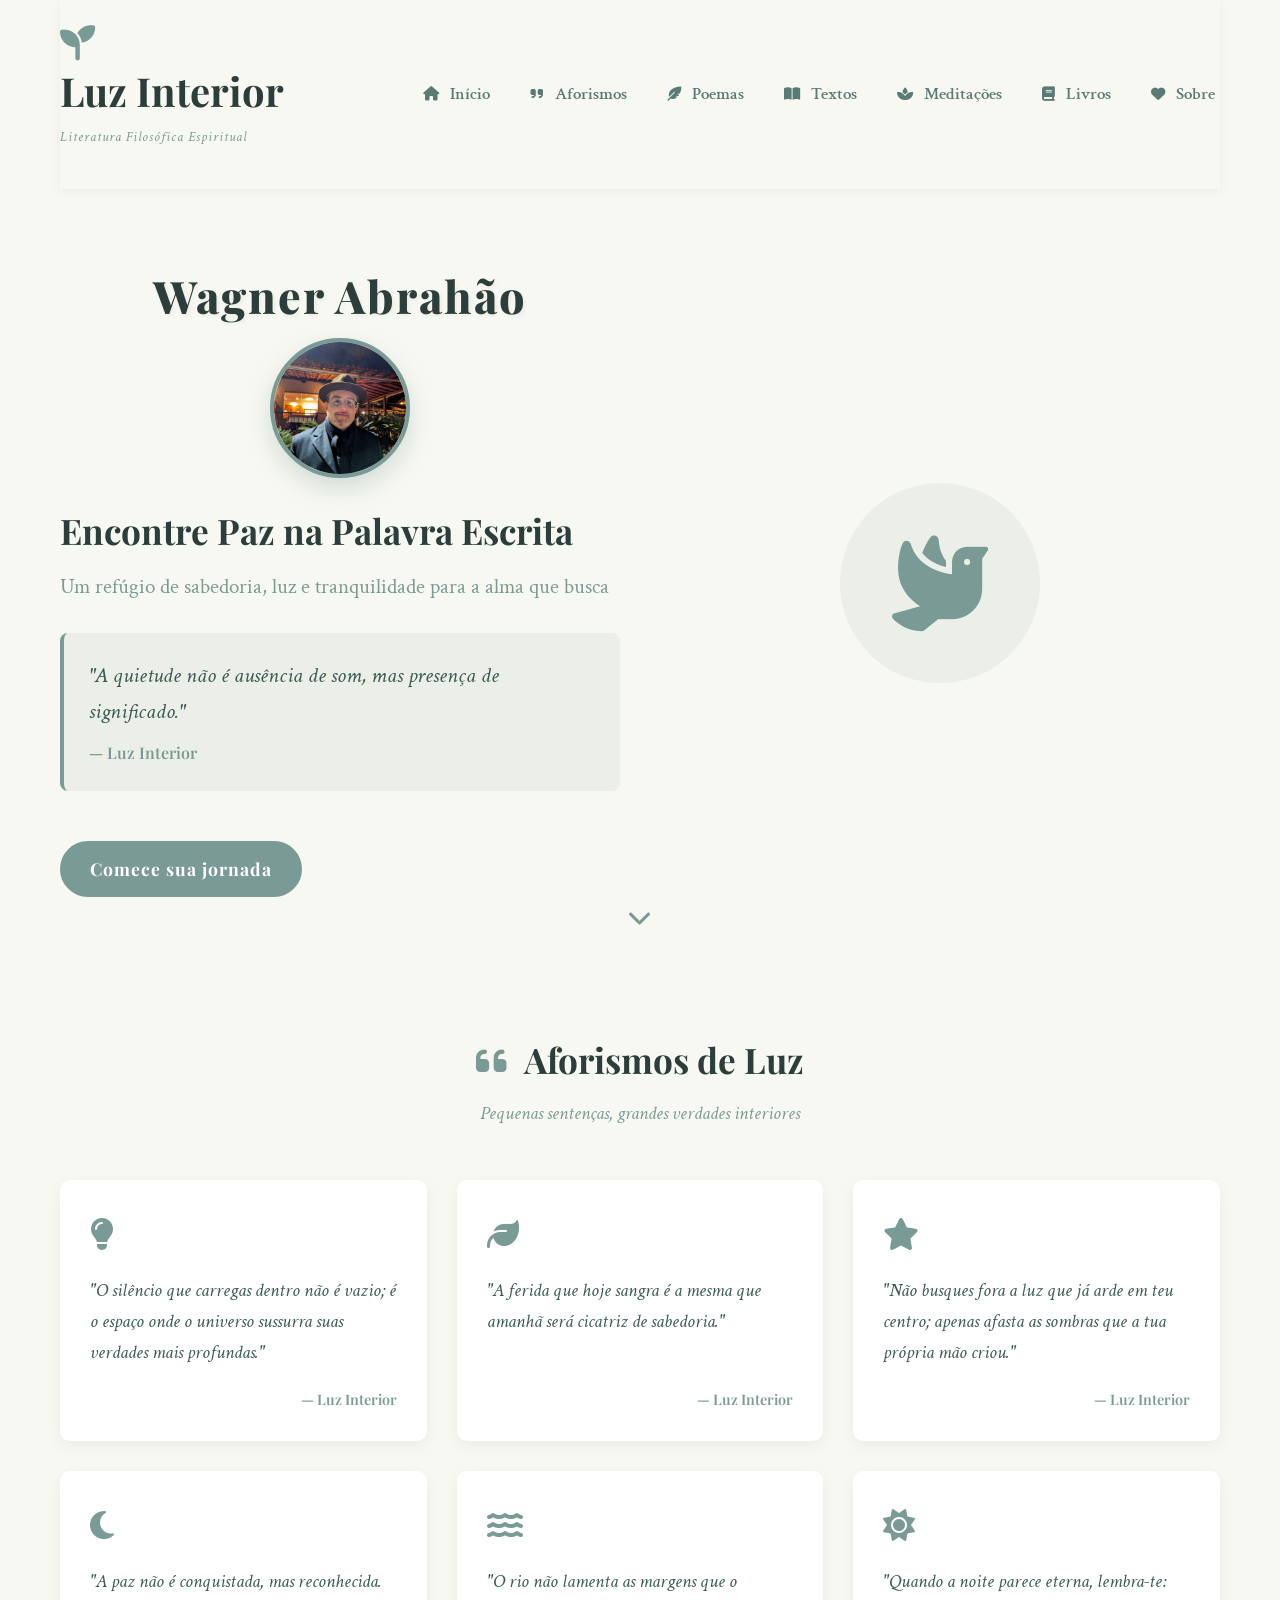
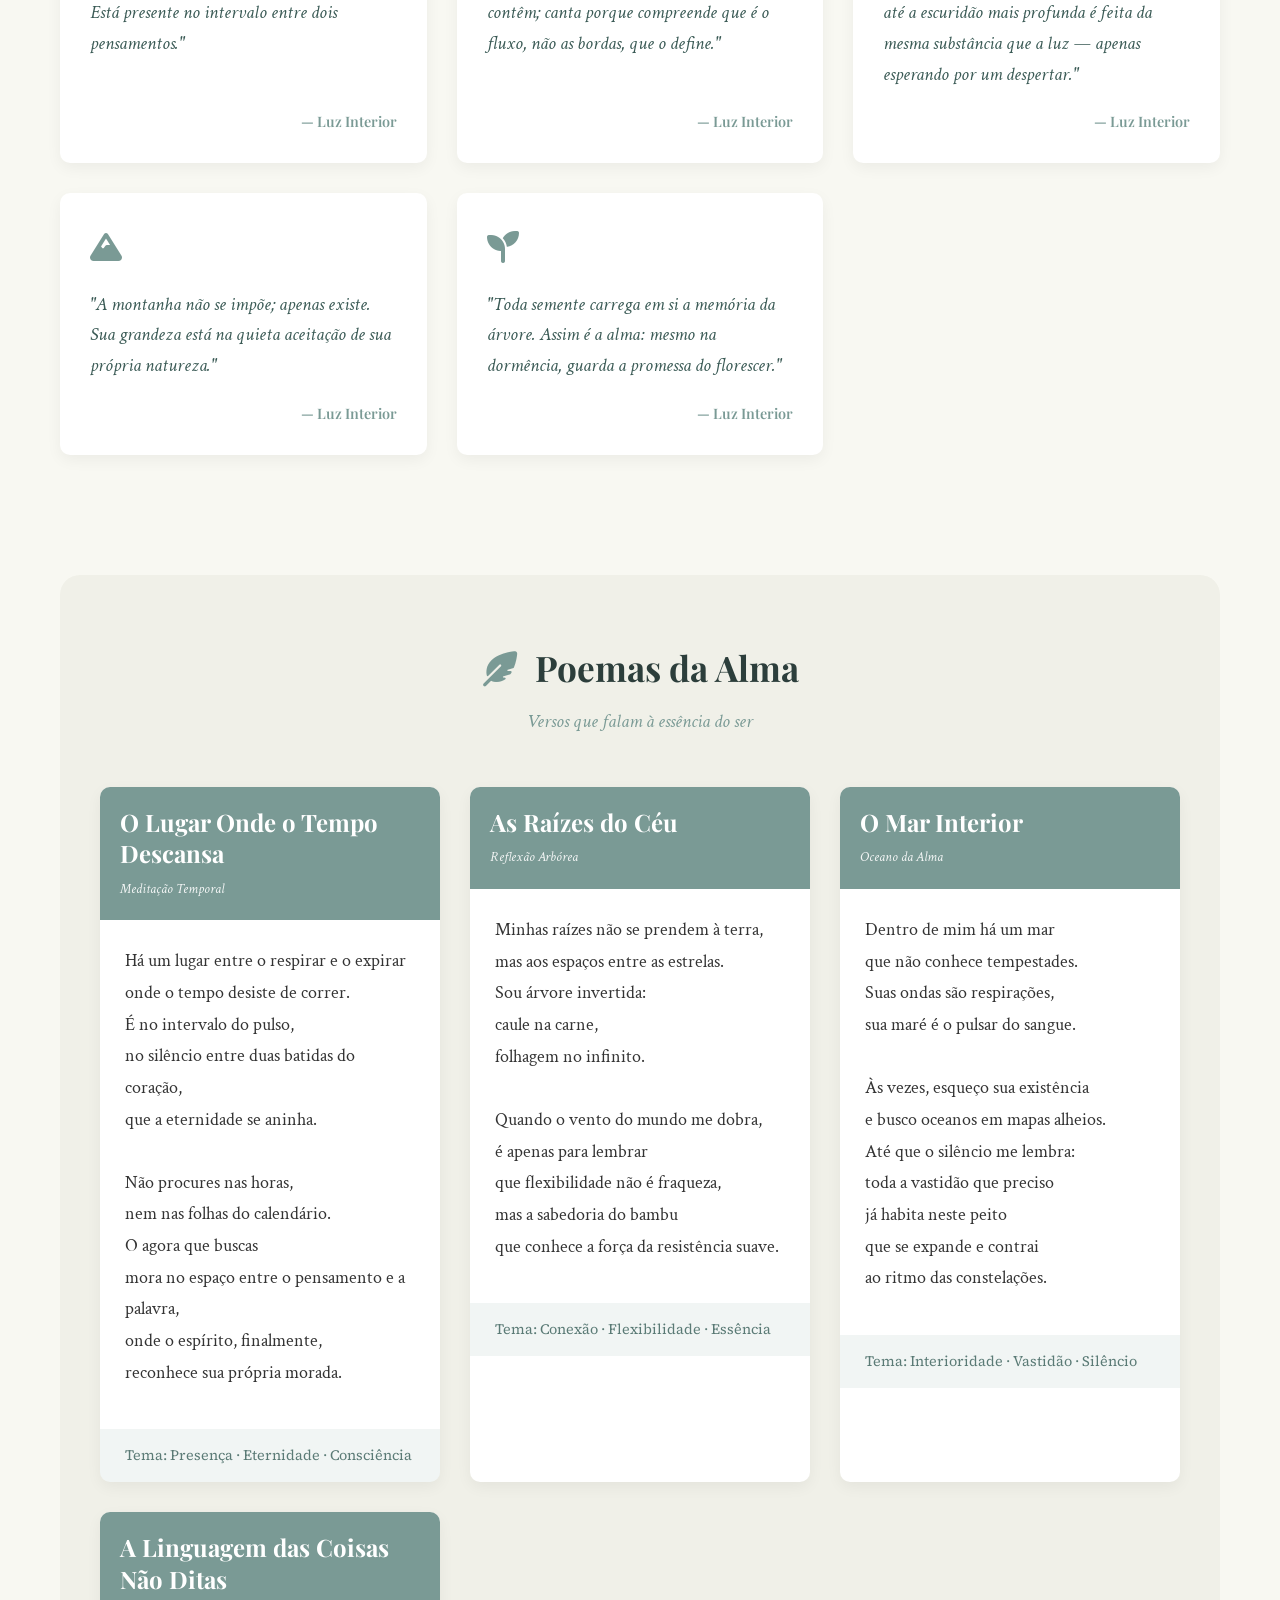
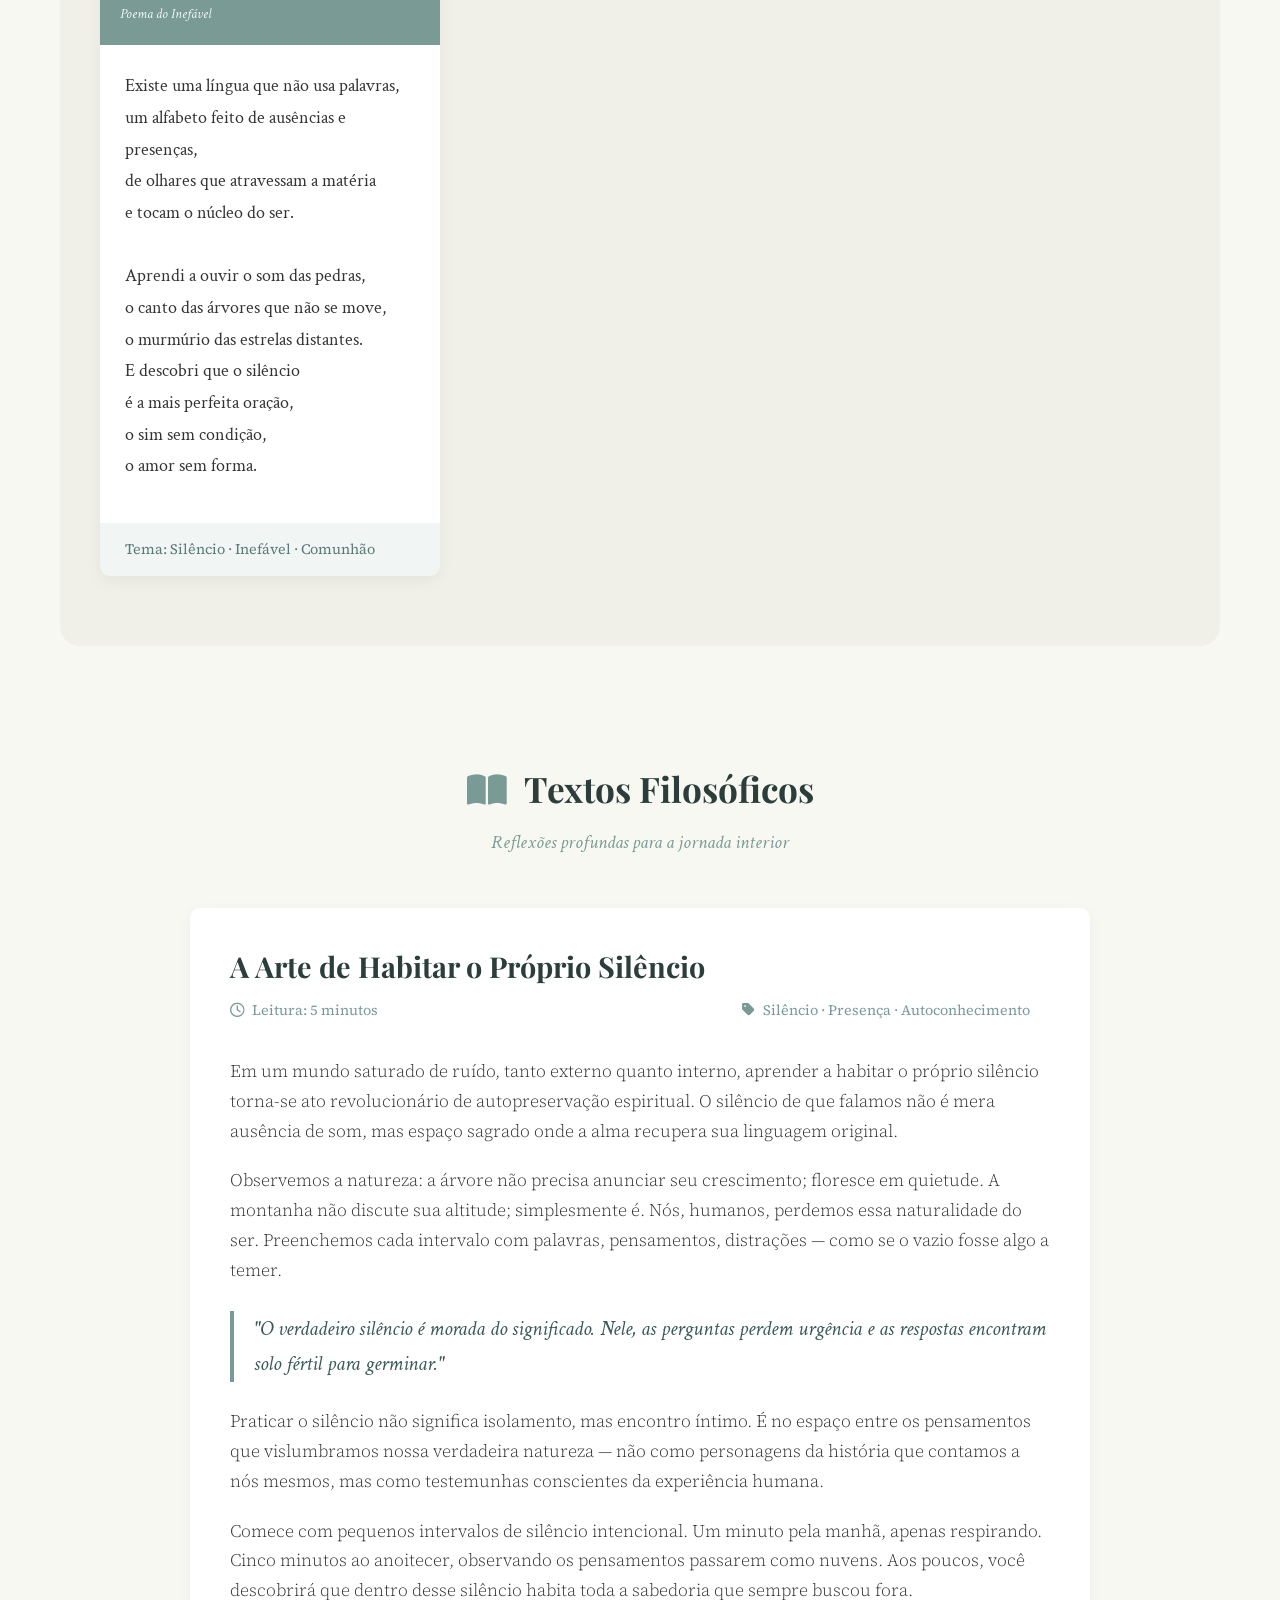
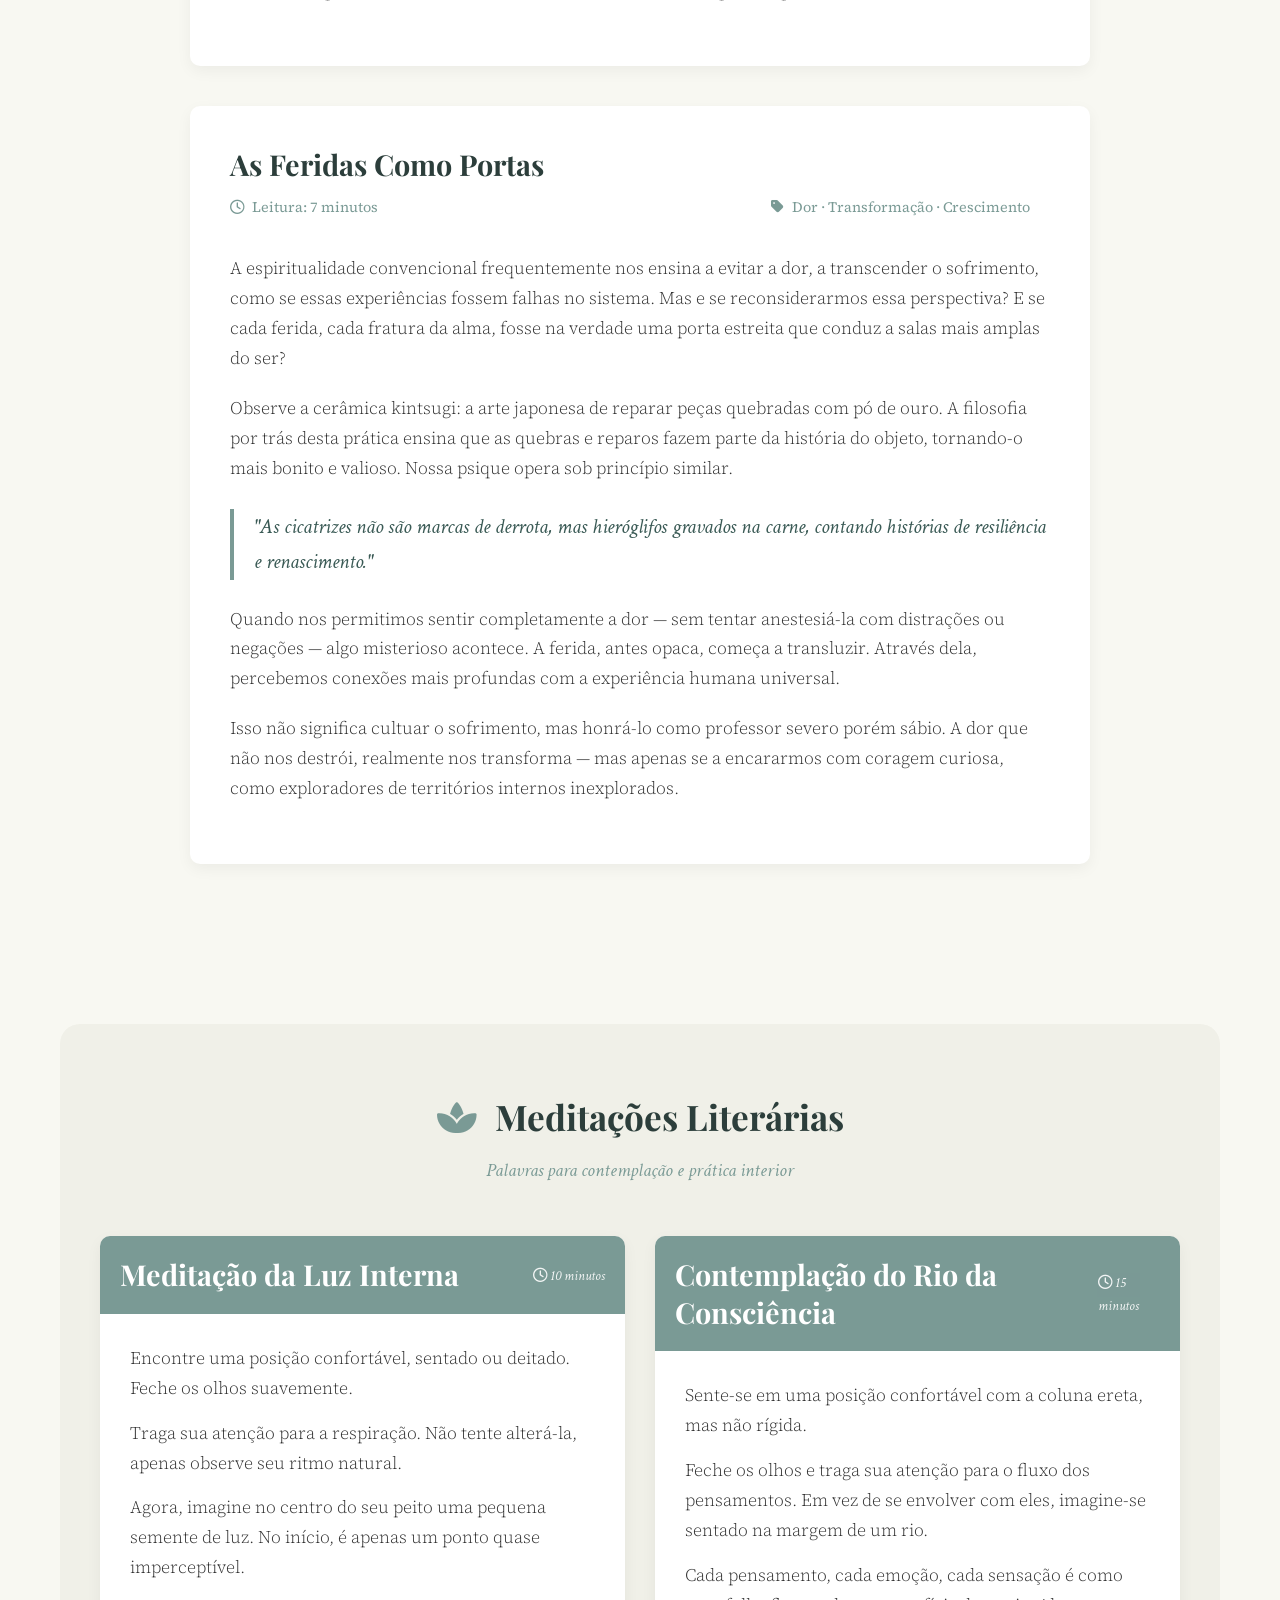
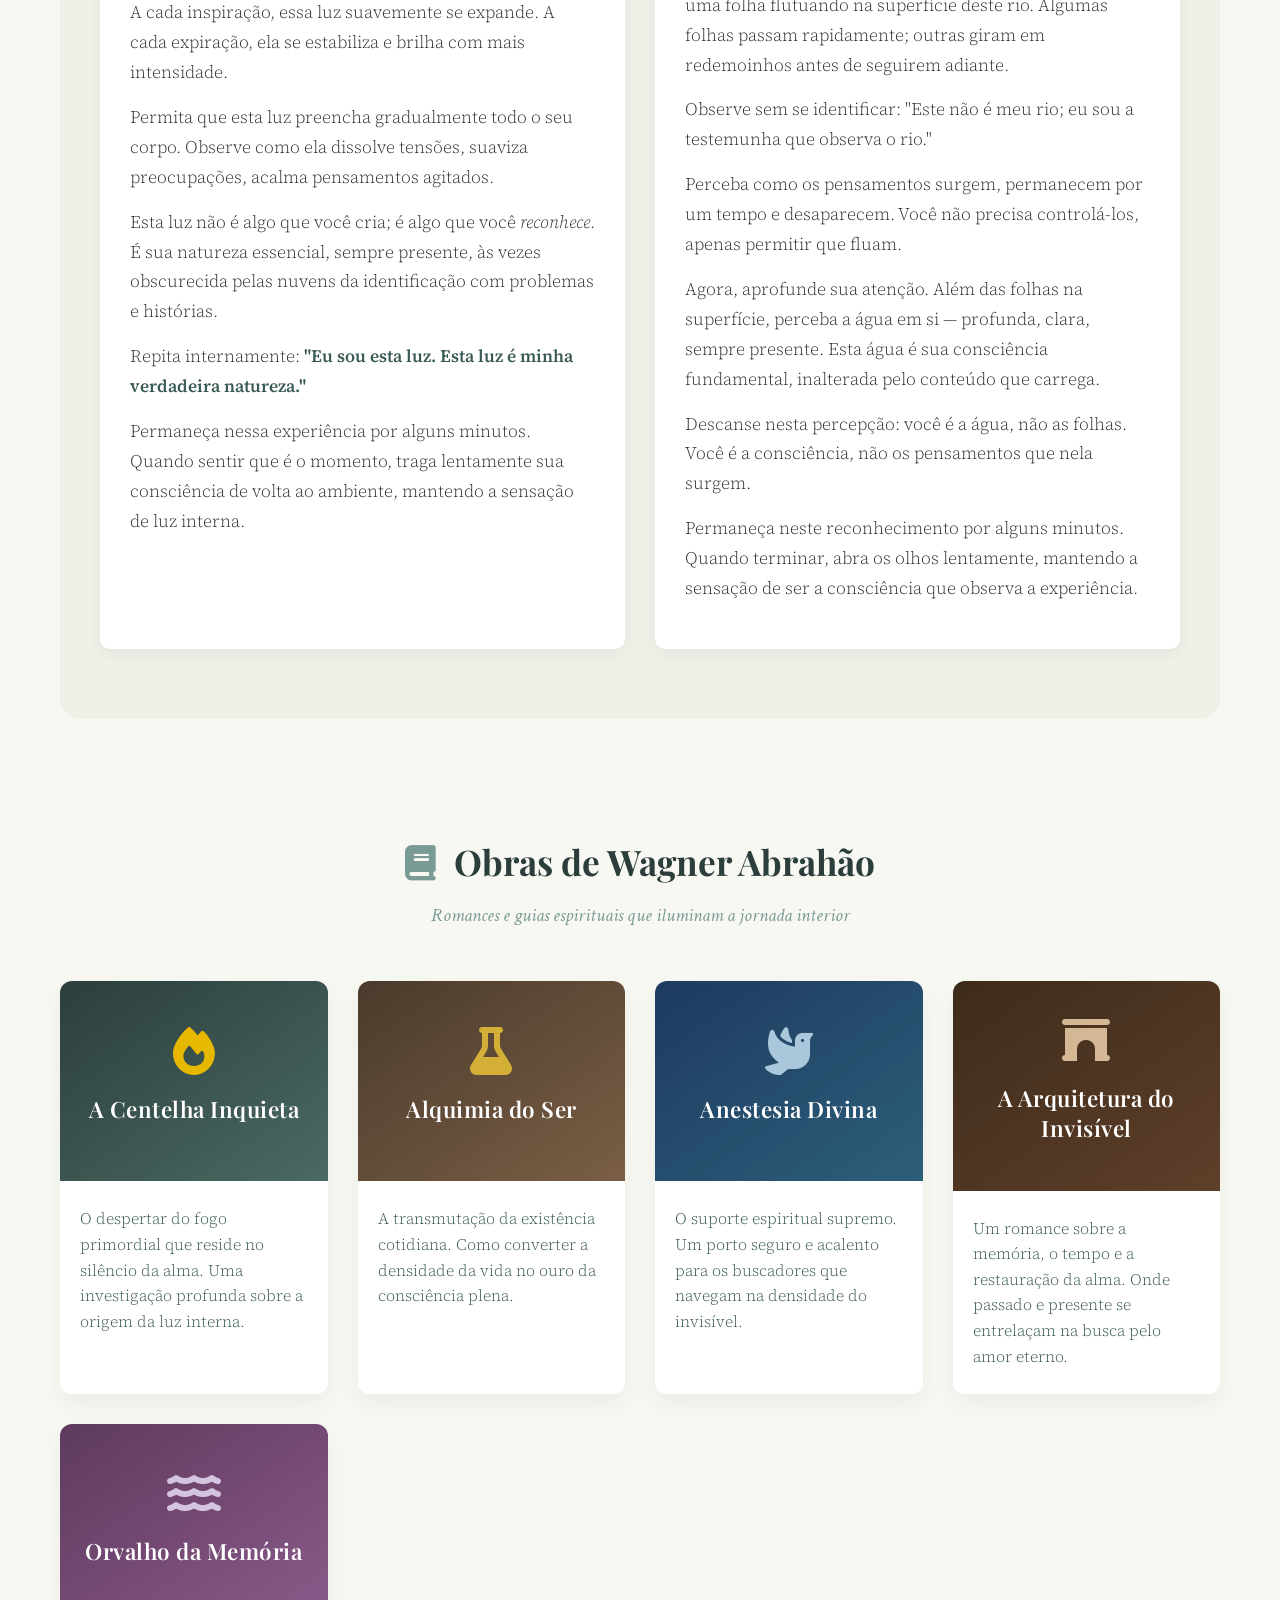
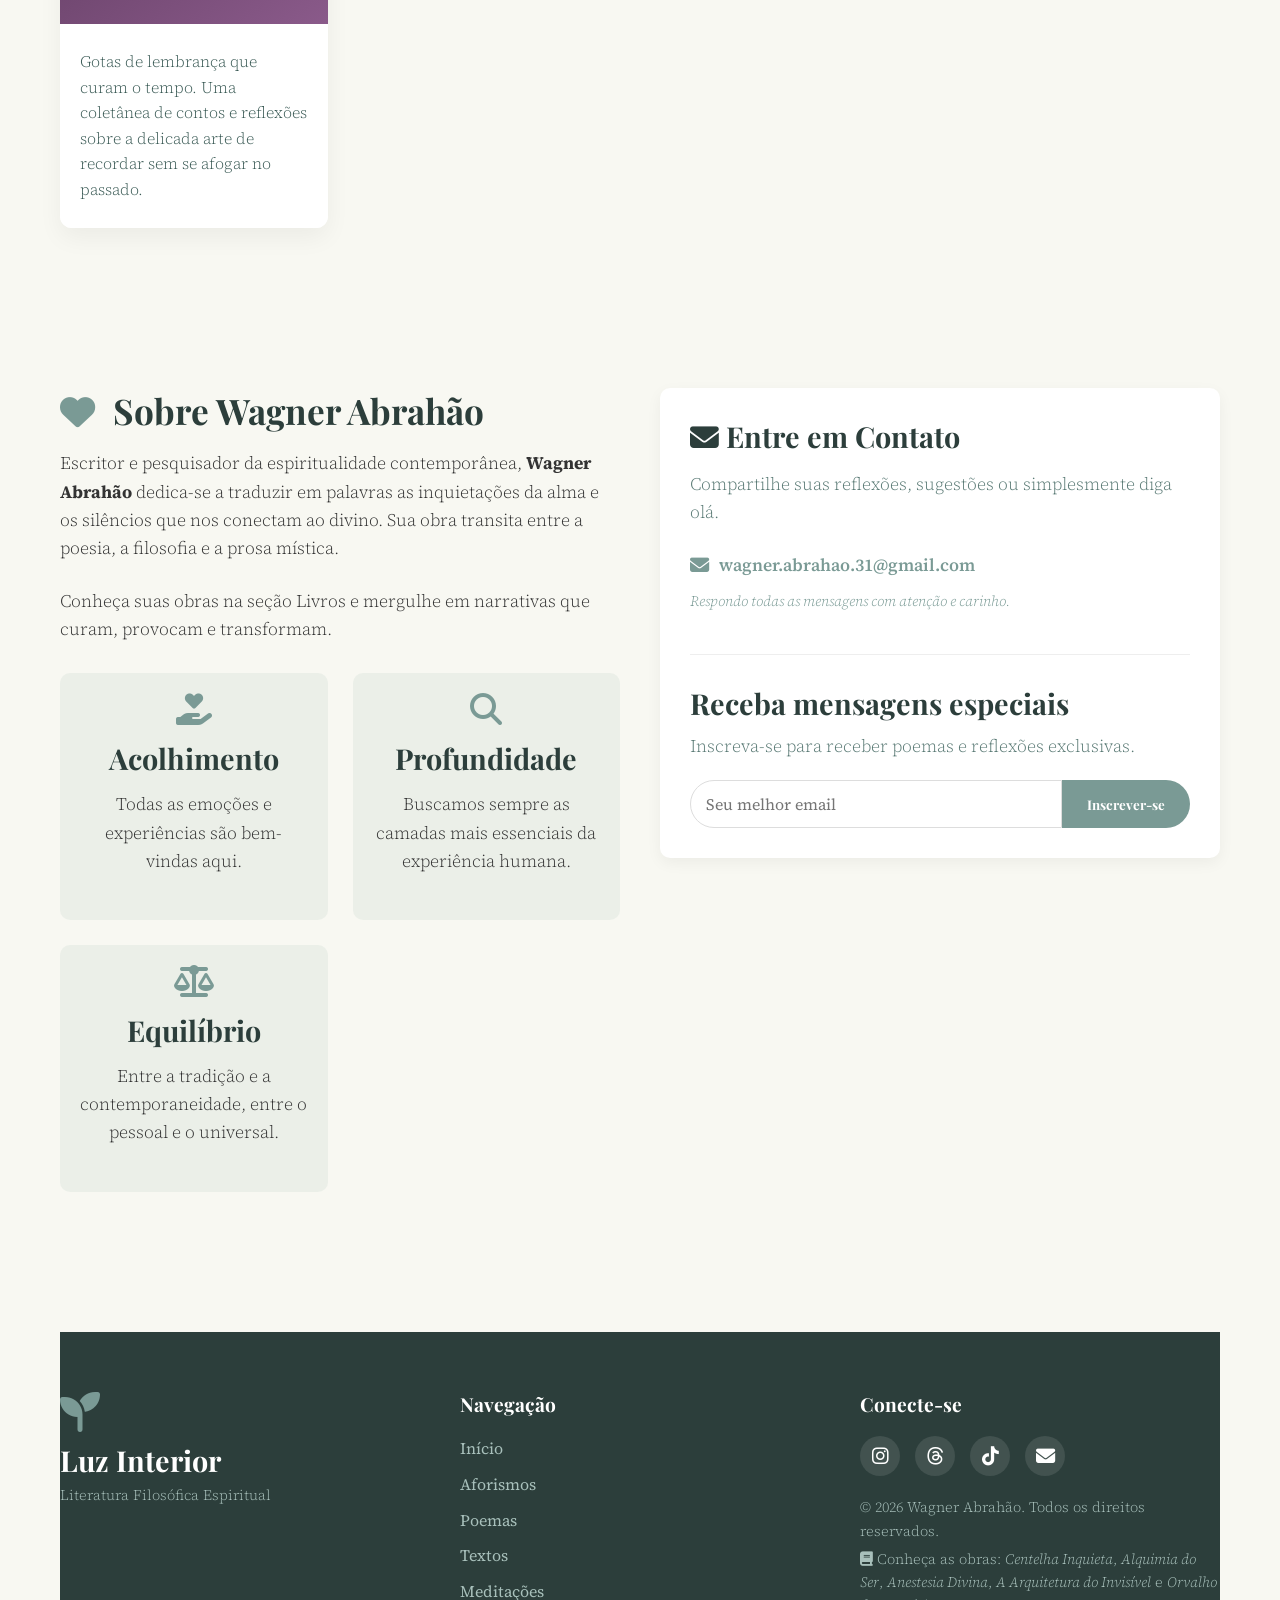
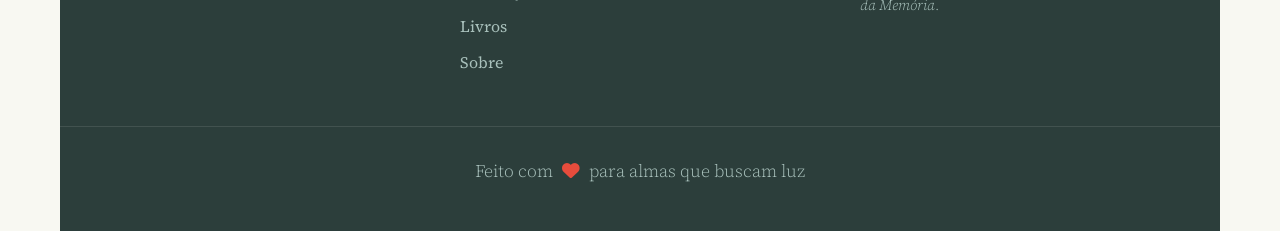
<file: index.html>
<!DOCTYPE html>
<html lang="pt-br">
<head>
    <meta charset="UTF-8">
    <meta name="viewport" content="width=device-width, initial-scale=1.0">
    <title>Luz Interior - Wagner Abrahão | Literatura Filosófica Espiritual</title>
    <meta name="description" content="Luz Interior - literatura filosófica espiritual de Wagner Abrahão. Aforismos, poemas, textos, meditações e livros para a alma.">
    <meta name="keywords" content="Wagner Abrahão, literatura espiritual, filosofia, poesia, meditação, autoconhecimento, livros espirituais">
    <meta name="author" content="Wagner Abrahão">
    <link rel="icon" type="image/png" href="[data-uri]">
    <link rel="stylesheet" href="style.css">
    <link rel="stylesheet" href="https://cdnjs.cloudflare.com/ajax/libs/font-awesome/6.4.0/css/all.min.css">
    <link href="https://fonts.googleapis.com/css2?family=Crimson+Text:wght@400;600;700&family=Playfair+Display:wght@400;700;800&family=Source+Serif+Pro:wght@300;400;600&display=swap" rel="stylesheet">
</head>
<body>
    <div class="container">
        <header>
            <div class="logo">
                <i class="fas fa-seedling"></i>
                <h1>Luz Interior</h1>
                <p class="subtitle">Literatura Filosófica Espiritual</p>
            </div>
            <nav>
                <ul>
                    <li><a href="#inicio" class="nav-link"><i class="fas fa-home"></i> Início</a></li>
                    <li><a href="#aforismos" class="nav-link"><i class="fas fa-quote-right"></i> Aforismos</a></li>
                    <li><a href="#poemas" class="nav-link"><i class="fas fa-feather-alt"></i> Poemas</a></li>
                    <li><a href="#textos" class="nav-link"><i class="fas fa-book-open"></i> Textos</a></li>
                    <li><a href="#meditacoes" class="nav-link"><i class="fas fa-spa"></i> Meditações</a></li>
                    <li><a href="#livros" class="nav-link"><i class="fas fa-book"></i> Livros</a></li>
                    <li><a href="#sobre" class="nav-link"><i class="fas fa-heart"></i> Sobre</a></li>
                </ul>
            </nav>
            <div class="mobile-menu">
                <i class="fas fa-bars" id="menu-toggle"></i>
            </div>
        </header>

        <main>
            <!-- INÍCIO / HERO -->
            <section id="inicio" class="hero">
                <div class="hero-content">
                    <div class="hero-text">
                        <div class="hero-author">
                            <span class="hero-author-name">Wagner Abrahão</span>
                            <img src="perfil.jpg" alt="Wagner Abrahão" class="hero-author-image">
                        </div>
                        <h2>Encontre Paz na Palavra Escrita</h2>
                        <p class="hero-subtitle">Um refúgio de sabedoria, luz e tranquilidade para a alma que busca</p>
                        <div class="quote">
                            <p>"A quietude não é ausência de som, mas presença de significado."</p>
                            <span class="quote-author">— Luz Interior</span>
                        </div>
                        <a href="#aforismos" class="cta-button">Comece sua jornada</a>
                    </div>
                    <div class="hero-image">
                        <div class="floating-icon"><i class="fas fa-dove"></i></div>
                    </div>
                </div>
                <div class="scroll-indicator"><i class="fas fa-chevron-down"></i></div>
            </section>

            <!-- AFORISMOS -->
            <section id="aforismos" class="section">
                <div class="section-header">
                    <h2><i class="fas fa-quote-left"></i> Aforismos de Luz</h2>
                    <p class="section-subtitle">Pequenas sentenças, grandes verdades interiores</p>
                </div>
                <div class="content-grid">
                    <div class="card"><div class="card-icon"><i class="fas fa-lightbulb"></i></div><p>"O silêncio que carregas dentro não é vazio; é o espaço onde o universo sussurra suas verdades mais profundas."</p><span class="author">— Luz Interior</span></div>
                    <div class="card"><div class="card-icon"><i class="fas fa-leaf"></i></div><p>"A ferida que hoje sangra é a mesma que amanhã será cicatriz de sabedoria."</p><span class="author">— Luz Interior</span></div>
                    <div class="card"><div class="card-icon"><i class="fas fa-star"></i></div><p>"Não busques fora a luz que já arde em teu centro; apenas afasta as sombras que a tua própria mão criou."</p><span class="author">— Luz Interior</span></div>
                    <div class="card"><div class="card-icon"><i class="fas fa-moon"></i></div><p>"A paz não é conquistada, mas reconhecida. Está presente no intervalo entre dois pensamentos."</p><span class="author">— Luz Interior</span></div>
                    <div class="card"><div class="card-icon"><i class="fas fa-water"></i></div><p>"O rio não lamenta as margens que o contêm; canta porque compreende que é o fluxo, não as bordas, que o define."</p><span class="author">— Luz Interior</span></div>
                    <div class="card"><div class="card-icon"><i class="fas fa-sun"></i></div><p>"Quando a noite parece eterna, lembra-te: até a escuridão mais profunda é feita da mesma substância que a luz — apenas esperando por um despertar."</p><span class="author">— Luz Interior</span></div>
                    <div class="card"><div class="card-icon"><i class="fas fa-mountain"></i></div><p>"A montanha não se impõe; apenas existe. Sua grandeza está na quieta aceitação de sua própria natureza."</p><span class="author">— Luz Interior</span></div>
                    <div class="card"><div class="card-icon"><i class="fas fa-seedling"></i></div><p>"Toda semente carrega em si a memória da árvore. Assim é a alma: mesmo na dormência, guarda a promessa do florescer."</p><span class="author">— Luz Interior</span></div>
                </div>
            </section>

            <!-- POEMAS -->
            <section id="poemas" class="section dark">
                <div class="section-header"><h2><i class="fas fa-feather-alt"></i> Poemas da Alma</h2><p class="section-subtitle">Versos que falam à essência do ser</p></div>
                <div class="poem-container">
                    <div class="poem"><div class="poem-header"><h3>O Lugar Onde o Tempo Descansa</h3><span class="poem-date">Meditação Temporal</span></div><div class="poem-content"><p>Há um lugar entre o respirar e o expirar<br>onde o tempo desiste de correr.<br>É no intervalo do pulso,<br>no silêncio entre duas batidas do coração,<br>que a eternidade se aninha.<br><br>Não procures nas horas,<br>nem nas folhas do calendário.<br>O agora que buscas<br>mora no espaço entre o pensamento e a palavra,<br>onde o espírito, finalmente,<br>reconhece sua própria morada.</p></div><div class="poem-footer"><span class="poem-theme">Tema: Presença · Eternidade · Consciência</span></div></div>
                    <div class="poem"><div class="poem-header"><h3>As Raízes do Céu</h3><span class="poem-date">Reflexão Arbórea</span></div><div class="poem-content"><p>Minhas raízes não se prendem à terra,<br>mas aos espaços entre as estrelas.<br>Sou árvore invertida:<br>caule na carne,<br>folhagem no infinito.<br><br>Quando o vento do mundo me dobra,<br>é apenas para lembrar<br>que flexibilidade não é fraqueza,<br>mas a sabedoria do bambu<br>que conhece a força da resistência suave.</p></div><div class="poem-footer"><span class="poem-theme">Tema: Conexão · Flexibilidade · Essência</span></div></div>
                    <div class="poem"><div class="poem-header"><h3>O Mar Interior</h3><span class="poem-date">Oceano da Alma</span></div><div class="poem-content"><p>Dentro de mim há um mar<br>que não conhece tempestades.<br>Suas ondas são respirações,<br>sua maré é o pulsar do sangue.<br><br>Às vezes, esqueço sua existência<br>e busco oceanos em mapas alheios.<br>Até que o silêncio me lembra:<br>toda a vastidão que preciso<br>já habita neste peito<br>que se expande e contrai<br>ao ritmo das constelações.</p></div><div class="poem-footer"><span class="poem-theme">Tema: Interioridade · Vastidão · Silêncio</span></div></div>
                    <div class="poem"><div class="poem-header"><h3>A Linguagem das Coisas Não Ditas</h3><span class="poem-date">Poema do Inefável</span></div><div class="poem-content"><p>Existe uma língua que não usa palavras,<br>um alfabeto feito de ausências e presenças,<br>de olhares que atravessam a matéria<br>e tocam o núcleo do ser.<br><br>Aprendi a ouvir o som das pedras,<br>o canto das árvores que não se move,<br>o murmúrio das estrelas distantes.<br>E descobri que o silêncio<br>é a mais perfeita oração,<br>o sim sem condição,<br>o amor sem forma.</p></div><div class="poem-footer"><span class="poem-theme">Tema: Silêncio · Inefável · Comunhão</span></div></div>
                </div>
            </section>

            <!-- TEXTOS FILOSÓFICOS -->
            <section id="textos" class="section">
                <div class="section-header"><h2><i class="fas fa-book-open"></i> Textos Filosóficos</h2><p class="section-subtitle">Reflexões profundas para a jornada interior</p></div>
                <div class="text-container">
                    <article class="philosophical-text"><h3>A Arte de Habitar o Próprio Silêncio</h3><div class="text-meta"><span><i class="far fa-clock"></i> Leitura: 5 minutos</span><span><i class="fas fa-tag"></i> Silêncio · Presença · Autoconhecimento</span></div><div class="text-content"><p>Em um mundo saturado de ruído, tanto externo quanto interno, aprender a habitar o próprio silêncio torna-se ato revolucionário de autopreservação espiritual. O silêncio de que falamos não é mera ausência de som, mas espaço sagrado onde a alma recupera sua linguagem original.</p><p>Observemos a natureza: a árvore não precisa anunciar seu crescimento; floresce em quietude. A montanha não discute sua altitude; simplesmente é. Nós, humanos, perdemos essa naturalidade do ser. Preenchemos cada intervalo com palavras, pensamentos, distrações — como se o vazio fosse algo a temer.</p><blockquote>"O verdadeiro silêncio é morada do significado. Nele, as perguntas perdem urgência e as respostas encontram solo fértil para germinar."</blockquote><p>Praticar o silêncio não significa isolamento, mas encontro íntimo. É no espaço entre os pensamentos que vislumbramos nossa verdadeira natureza — não como personagens da história que contamos a nós mesmos, mas como testemunhas conscientes da experiência humana.</p><p>Comece com pequenos intervalos de silêncio intencional. Um minuto pela manhã, apenas respirando. Cinco minutos ao anoitecer, observando os pensamentos passarem como nuvens. Aos poucos, você descobrirá que dentro desse silêncio habita toda a sabedoria que sempre buscou fora.</p></div></article>
                    <article class="philosophical-text"><h3>As Feridas Como Portas</h3><div class="text-meta"><span><i class="far fa-clock"></i> Leitura: 7 minutos</span><span><i class="fas fa-tag"></i> Dor · Transformação · Crescimento</span></div><div class="text-content"><p>A espiritualidade convencional frequentemente nos ensina a evitar a dor, a transcender o sofrimento, como se essas experiências fossem falhas no sistema. Mas e se reconsiderarmos essa perspectiva? E se cada ferida, cada fratura da alma, fosse na verdade uma porta estreita que conduz a salas mais amplas do ser?</p><p>Observe a cerâmica kintsugi: a arte japonesa de reparar peças quebradas com pó de ouro. A filosofia por trás desta prática ensina que as quebras e reparos fazem parte da história do objeto, tornando-o mais bonito e valioso. Nossa psique opera sob princípio similar.</p><blockquote>"As cicatrizes não são marcas de derrota, mas hieróglifos gravados na carne, contando histórias de resiliência e renascimento."</blockquote><p>Quando nos permitimos sentir completamente a dor — sem tentar anestesiá-la com distrações ou negações — algo misterioso acontece. A ferida, antes opaca, começa a transluzir. Através dela, percebemos conexões mais profundas com a experiência humana universal.</p><p>Isso não significa cultuar o sofrimento, mas honrá-lo como professor severo porém sábio. A dor que não nos destrói, realmente nos transforma — mas apenas se a encararmos com coragem curiosa, como exploradores de territórios internos inexplorados.</p></div></article>
                </div>
            </section>

            <!-- MEDITAÇÕES -->
            <section id="meditacoes" class="section dark">
                <div class="section-header"><h2><i class="fas fa-spa"></i> Meditações Literárias</h2><p class="section-subtitle">Palavras para contemplação e prática interior</p></div>
                <div class="meditation-container">
                    <div class="meditation"><div class="meditation-header"><h3>Meditação da Luz Interna</h3><span class="meditation-time"><i class="far fa-clock"></i> 10 minutos</span></div><div class="meditation-content"><p>Encontre uma posição confortável, sentado ou deitado. Feche os olhos suavemente.</p><p>Traga sua atenção para a respiração. Não tente alterá-la, apenas observe seu ritmo natural.</p><p>Agora, imagine no centro do seu peito uma pequena semente de luz. No início, é apenas um ponto quase imperceptível.</p><p>A cada inspiração, essa luz suavemente se expande. A cada expiração, ela se estabiliza e brilha com mais intensidade.</p><p>Permita que esta luz preencha gradualmente todo o seu corpo. Observe como ela dissolve tensões, suaviza preocupações, acalma pensamentos agitados.</p><p>Esta luz não é algo que você cria; é algo que você <em>reconhece</em>. É sua natureza essencial, sempre presente, às vezes obscurecida pelas nuvens da identificação com problemas e histórias.</p><p>Repita internamente: <strong>"Eu sou esta luz. Esta luz é minha verdadeira natureza."</strong></p><p>Permaneça nessa experiência por alguns minutos. Quando sentir que é o momento, traga lentamente sua consciência de volta ao ambiente, mantendo a sensação de luz interna.</p></div></div>
                    <div class="meditation"><div class="meditation-header"><h3>Contemplação do Rio da Consciência</h3><span class="meditation-time"><i class="far fa-clock"></i> 15 minutos</span></div><div class="meditation-content"><p>Sente-se em uma posição confortável com a coluna ereta, mas não rígida.</p><p>Feche os olhos e traga sua atenção para o fluxo dos pensamentos. Em vez de se envolver com eles, imagine-se sentado na margem de um rio.</p><p>Cada pensamento, cada emoção, cada sensação é como uma folha flutuando na superfície deste rio. Algumas folhas passam rapidamente; outras giram em redemoinhos antes de seguirem adiante.</p><p>Observe sem se identificar: "Este não é meu rio; eu sou a testemunha que observa o rio."</p><p>Perceba como os pensamentos surgem, permanecem por um tempo e desaparecem. Você não precisa controlá-los, apenas permitir que fluam.</p><p>Agora, aprofunde sua atenção. Além das folhas na superfície, perceba a água em si — profunda, clara, sempre presente. Esta água é sua consciência fundamental, inalterada pelo conteúdo que carrega.</p><p>Descanse nesta percepção: você é a água, não as folhas. Você é a consciência, não os pensamentos que nela surgem.</p><p>Permaneça neste reconhecimento por alguns minutos. Quando terminar, abra os olhos lentamente, mantendo a sensação de ser a consciência que observa a experiência.</p></div></div>
                </div>
            </section>

            <!-- LIVROS (APENAS CARDS, SEM LINKS) -->
            <section id="livros" class="section">
                <div class="section-header"><h2><i class="fas fa-book"></i> Obras de Wagner Abrahão</h2><p class="section-subtitle">Romances e guias espirituais que iluminam a jornada interior</p></div>
                <div class="books-grid">
                    <div class="book-card"><div class="book-cover" style="background: linear-gradient(145deg, #2c3e3b 0%, #4a6a63 100%);"><i class="fas fa-fire" style="font-size: 3rem; color: #e6b800;"></i><h3>A Centelha Inquieta</h3></div><div class="book-info"><p>O despertar do fogo primordial que reside no silêncio da alma. Uma investigação profunda sobre a origem da luz interna.</p></div></div>
                    <div class="book-card"><div class="book-cover" style="background: linear-gradient(145deg, #4a3b2c 0%, #7a5e45 100%);"><i class="fas fa-flask" style="font-size: 3rem; color: #d4af37;"></i><h3>Alquimia do Ser</h3></div><div class="book-info"><p>A transmutação da existência cotidiana. Como converter a densidade da vida no ouro da consciência plena.</p></div></div>
                    <div class="book-card"><div class="book-cover" style="background: linear-gradient(145deg, #1e3a5f 0%, #2c5f7a 100%);"><i class="fas fa-dove" style="font-size: 3rem; color: #aac7db;"></i><h3>Anestesia Divina</h3></div><div class="book-info"><p>O suporte espiritual supremo. Um porto seguro e acalento para os buscadores que navegam na densidade do invisível.</p></div></div>
                    <div class="book-card"><div class="book-cover" style="background: linear-gradient(145deg, #3d2b1a 0%, #5e3f2a 100%);"><i class="fas fa-archway" style="font-size: 3rem; color: #d4b896;"></i><h3>A Arquitetura do Invisível</h3></div><div class="book-info"><p>Um romance sobre a memória, o tempo e a restauração da alma. Onde passado e presente se entrelaçam na busca pelo amor eterno.</p></div></div>
                    <div class="book-card"><div class="book-cover" style="background: linear-gradient(145deg, #5e3a5e 0%, #8a5a8a 100%);"><i class="fas fa-water" style="font-size: 3rem; color: #d4c4e0;"></i><h3>Orvalho da Memória</h3></div><div class="book-info"><p>Gotas de lembrança que curam o tempo. Uma coletânea de contos e reflexões sobre a delicada arte de recordar sem se afogar no passado.</p></div></div>
                </div>
            </section>

            <!-- SOBRE (CORRIGIDO: h4 → h3) -->
            <section id="sobre" class="section">
                <div class="about-container">
                    <div class="about-content">
                        <h2><i class="fas fa-heart"></i> Sobre Wagner Abrahão</h2>
                        <p>Escritor e pesquisador da espiritualidade contemporânea, <strong>Wagner Abrahão</strong> dedica-se a traduzir em palavras as inquietações da alma e os silêncios que nos conectam ao divino. Sua obra transita entre a poesia, a filosofia e a prosa mística.</p>
                        <p>Conheça suas obras na seção <a href="#livros">Livros</a> e mergulhe em narrativas que curam, provocam e transformam.</p>
                        <div class="principles">
                            <div class="principle"><i class="fas fa-hand-holding-heart"></i><h3>Acolhimento</h3><p>Todas as emoções e experiências são bem-vindas aqui.</p></div>
                            <div class="principle"><i class="fas fa-search"></i><h3>Profundidade</h3><p>Buscamos sempre as camadas mais essenciais da experiência humana.</p></div>
                            <div class="principle"><i class="fas fa-balance-scale"></i><h3>Equilíbrio</h3><p>Entre a tradição e a contemporaneidade, entre o pessoal e o universal.</p></div>
                        </div>
                    </div>
                    <div class="contact-box">
                        <h3><i class="fas fa-envelope"></i> Entre em Contato</h3>
                        <p>Compartilhe suas reflexões, sugestões ou simplesmente diga olá.</p>
                        <div class="contact-info">
                            <a href="mailto:wagner.abrahao.31@gmail.com?subject=Contato%20do%20Site&body=Olá,%20gostaria%20de%20entrar%20em%20contato..." class="email-link"><i class="fas fa-envelope"></i><span>wagner.abrahao.31@gmail.com</span></a>
                            <p class="contact-note">Respondo todas as mensagens com atenção e carinho.</p>
                        </div>
                        <div class="newsletter">
                            <h3>Receba mensagens especiais</h3>
                            <p>Inscreva-se para receber poemas e reflexões exclusivas.</p>
                            <form id="newsletter-form"><input type="email" placeholder="Seu melhor email" required><button type="submit">Inscrever-se</button></form>
                        </div>
                    </div>
                </div>
            </section>
        </main>

        <footer>
            <div class="footer-content">
                <div class="footer-logo"><i class="fas fa-seedling"></i><h3>Luz Interior</h3><p>Literatura Filosófica Espiritual</p></div>
                <div class="footer-links"><h3>Navegação</h3><ul><li><a href="#inicio">Início</a></li><li><a href="#aforismos">Aforismos</a></li><li><a href="#poemas">Poemas</a></li><li><a href="#textos">Textos</a></li><li><a href="#meditacoes">Meditações</a></li><li><a href="#livros">Livros</a></li><li><a href="#sobre">Sobre</a></li></ul></div>
                <div class="footer-social">
                    <h3>Conecte-se</h3>
                    <div class="social-icons">
                        <a href="https://www.instagram.com/wagnerabrahao_/" target="_blank" rel="noopener" aria-label="Instagram"><i class="fab fa-instagram"></i></a>
                        <a href="https://www.threads.net/@wagnerabrahao_?xmt=AQF0znMAwD9nN560NAfDxOUiLvedQQJCoriHXpf-Fe2h7DM" target="_blank" rel="noopener" aria-label="Threads"><i class="fab fa-threads"></i></a>
                        <a href="https://www.tiktok.com/@wagner.abrahao?lang=pt-BR" target="_blank" rel="noopener" aria-label="TikTok"><i class="fab fa-tiktok"></i></a>
                        <a href="mailto:wagner.abrahao.31@gmail.com" aria-label="Email" class="email-footer"><i class="fas fa-envelope"></i></a>
                    </div>
                    <p class="copyright">© 2026 Wagner Abrahão. Todos os direitos reservados.</p>
                    <p class="disclaimer"><i class="fas fa-book"></i> Conheça as obras: <em>Centelha Inquieta</em>, <em>Alquimia do Ser</em>, <em>Anestesia Divina</em>, <em>A Arquitetura do Invisível</em> e <em>Orvalho da Memória</em>.</p>
                </div>
            </div>
            <div class="footer-bottom"><p>Feito com <i class="fas fa-heart"></i> para almas que buscam luz</p></div>
        </footer>
    </div>
    <script src="script.js"></script>
</body>
</html>
</file>
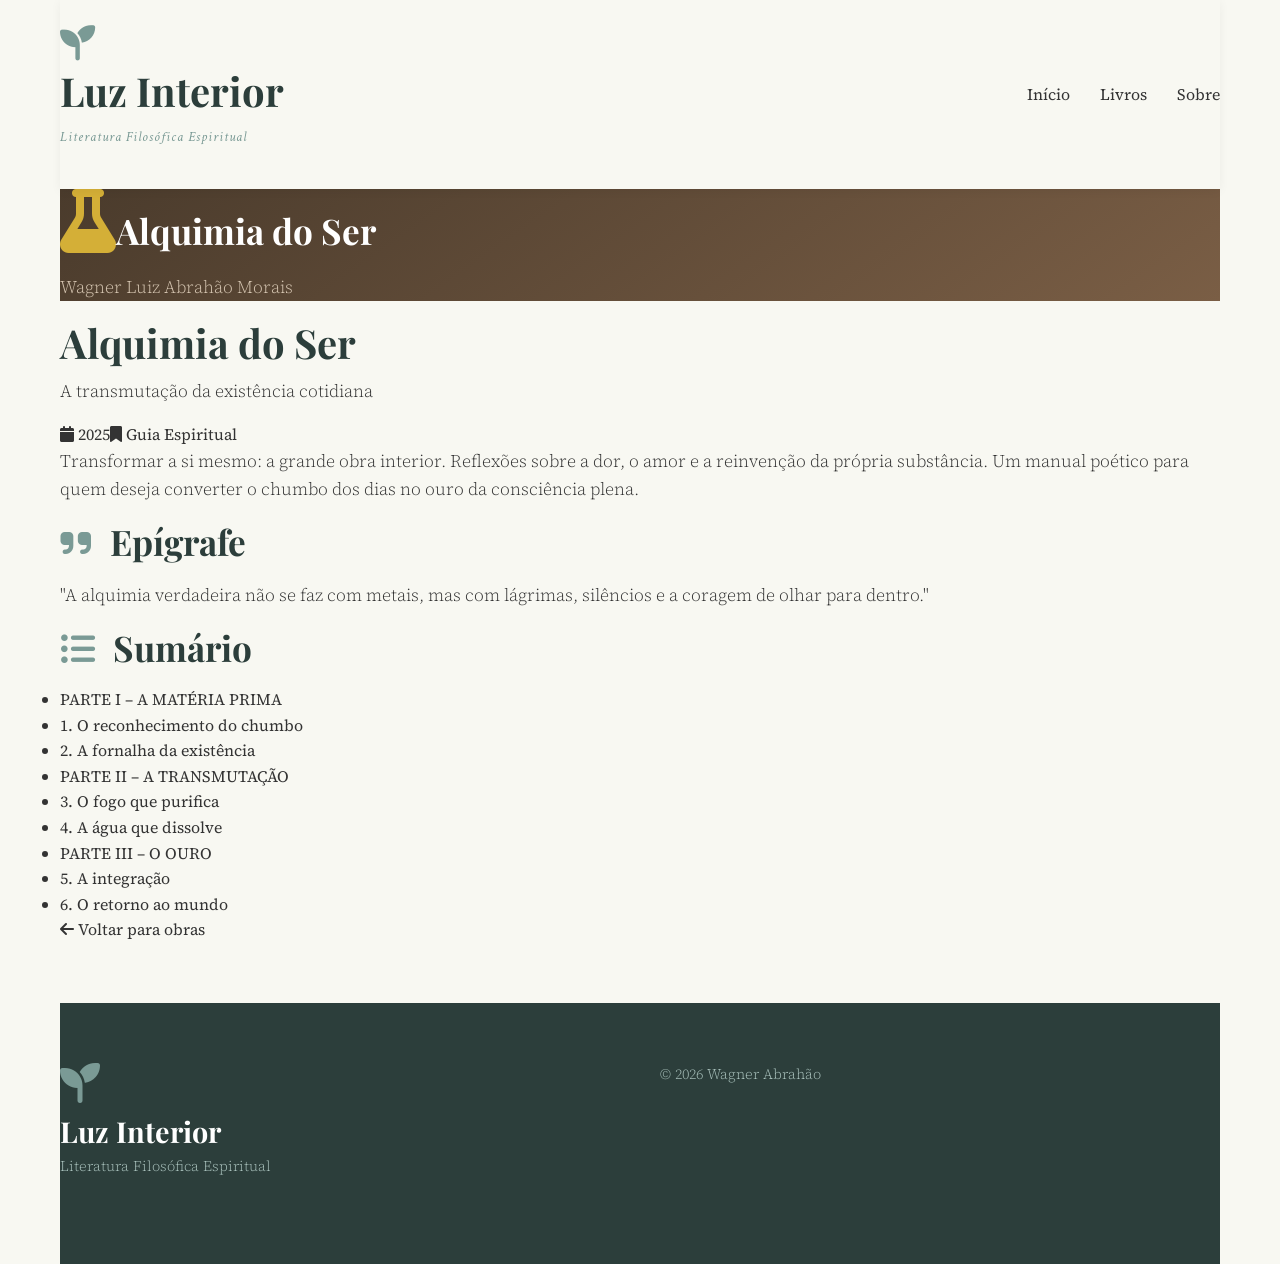
<file: Livros/alquimia-do-ser.html>
<!DOCTYPE html>
<html lang="pt-br">
<head><meta charset="UTF-8"><meta name="viewport" content="width=device-width, initial-scale=1.0"><title>Alquimia do Ser – Wagner Abrahão</title><meta name="description" content="A transmutação da existência cotidiana."><link rel="stylesheet" href="../style.css"><link rel="stylesheet" href="https://cdnjs.cloudflare.com/ajax/libs/font-awesome/6.4.0/css/all.min.css"><link href="https://fonts.googleapis.com/css2?family=Crimson+Text:wght@400;600;700&family=Playfair+Display:wght@400;700;800&family=Source+Serif+Pro:wght@300;400;600&display=swap" rel="stylesheet"></head>
<body>
<div class="container">
<header><div class="logo"><a href="../index.html"><i class="fas fa-seedling"></i></a><h1>Luz Interior</h1><p class="subtitle">Literatura Filosófica Espiritual</p></div><nav><ul><li><a href="../index.html#inicio">Início</a></li><li><a href="../index.html#livros">Livros</a></li><li><a href="../index.html#sobre">Sobre</a></li></ul></nav><div class="mobile-menu"><i class="fas fa-bars" id="menu-toggle"></i></div></header>
<main class="book-page">
<div class="book-header"><div class="book-cover-large" style="background: linear-gradient(145deg, #4a3b2c 0%, #7a5e45 100%);"><i class="fas fa-flask" style="font-size: 4rem; color: #d4af37; margin-bottom: 20px;"></i><h2 style="color:white;">Alquimia do Ser</h2><p style="color: #d4c4b0;">Wagner Luiz Abrahão Morais</p></div><div class="book-title-section"><h1>Alquimia do Ser</h1><p class="book-subtitle">A transmutação da existência cotidiana</p><div class="book-meta"><span><i class="fas fa-calendar"></i> 2025</span><span><i class="fas fa-bookmark"></i> Guia Espiritual</span></div><div class="book-description"><p>Transformar a si mesmo: a grande obra interior. Reflexões sobre a dor, o amor e a reinvenção da própria substância. Um manual poético para quem deseja converter o chumbo dos dias no ouro da consciência plena.</p></div></div></div>
<div class="book-section"><h2><i class="fas fa-quote-right"></i> Epígrafe</h2><div class="epigraph"><p>"A alquimia verdadeira não se faz com metais, mas com lágrimas, silêncios e a coragem de olhar para dentro."</p></div></div>
<div class="book-section"><h2><i class="fas fa-list-ul"></i> Sumário</h2><ul class="sumario"><li class="parte">PARTE I – A MATÉRIA PRIMA</li><li>1. O reconhecimento do chumbo</li><li>2. A fornalha da existência</li><li class="parte">PARTE II – A TRANSMUTAÇÃO</li><li>3. O fogo que purifica</li><li>4. A água que dissolve</li><li class="parte">PARTE III – O OURO</li><li>5. A integração</li><li>6. O retorno ao mundo</li></ul></div>
<a href="../index.html#livros" class="back-to-books"><i class="fas fa-arrow-left"></i> Voltar para obras</a>
</main>
<footer><div class="footer-content"><div class="footer-logo"><i class="fas fa-seedling"></i><h3>Luz Interior</h3><p>Literatura Filosófica Espiritual</p></div><div class="footer-social"><p class="copyright">© 2026 Wagner Abrahão</p></div></div></footer>
</div>
<script src="../script.js"></script>
</body>
</html>
</file>
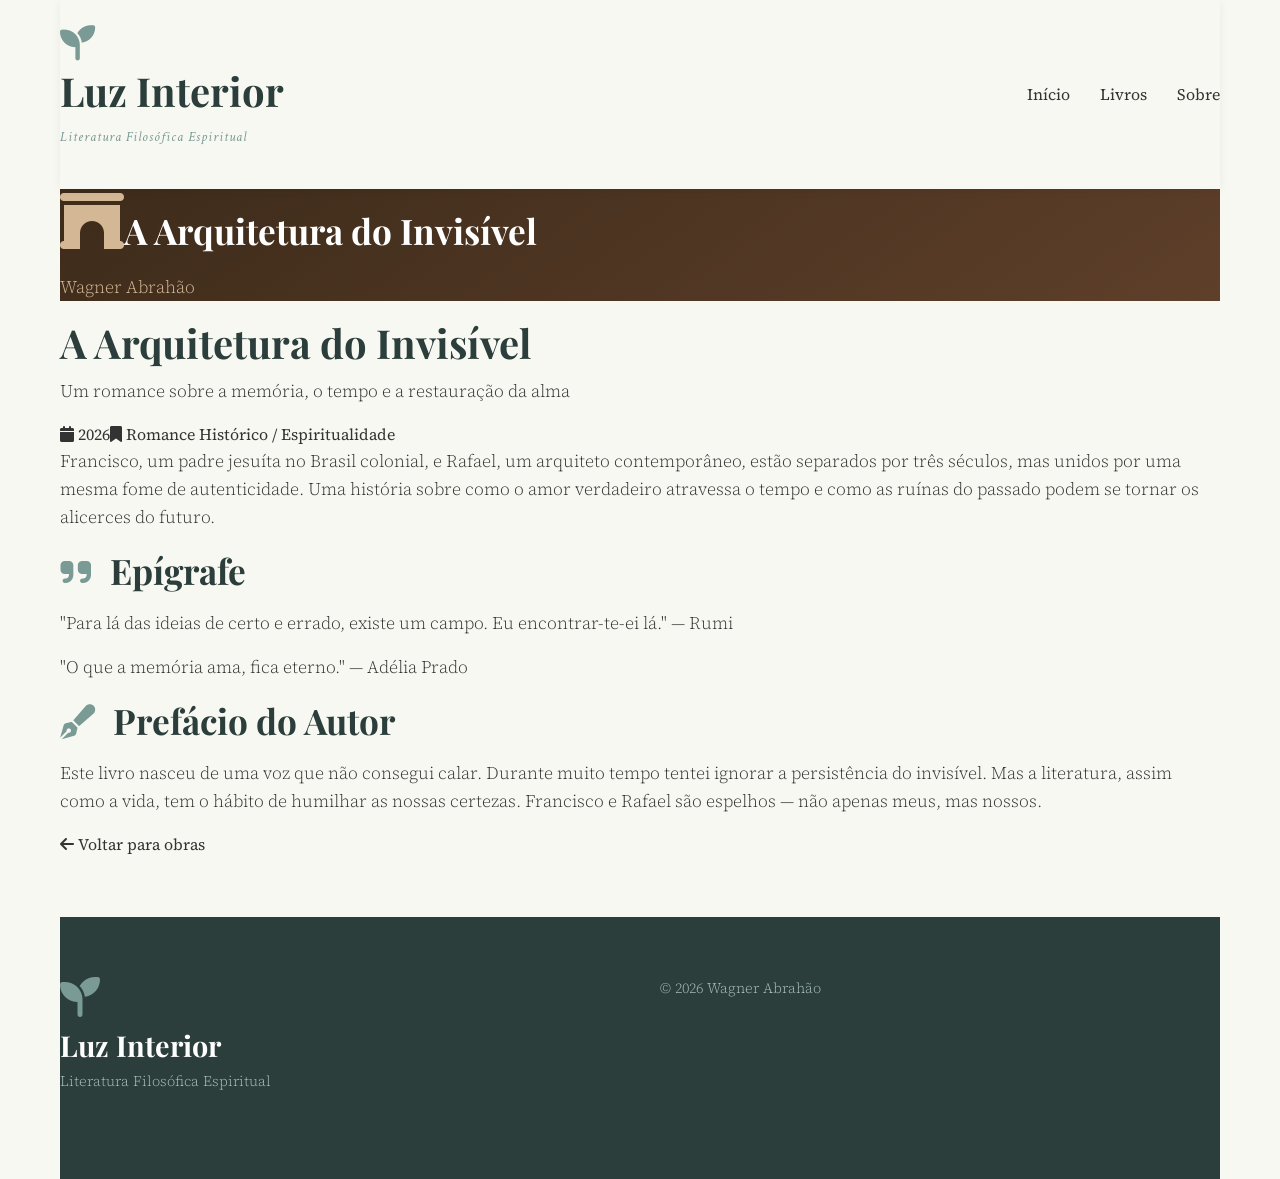
<file: Livros/arquitetura-do-invisivel.html>
<!DOCTYPE html>
<html lang="pt-br">
<head><meta charset="UTF-8"><meta name="viewport" content="width=device-width, initial-scale=1.0"><title>A Arquitetura do Invisível – Wagner Abrahão</title><meta name="description" content="Romance sobre a memória, o tempo e a restauração da alma."><link rel="stylesheet" href="../style.css"><link rel="stylesheet" href="https://cdnjs.cloudflare.com/ajax/libs/font-awesome/6.4.0/css/all.min.css"><link href="https://fonts.googleapis.com/css2?family=Crimson+Text:wght@400;600;700&family=Playfair+Display:wght@400;700;800&family=Source+Serif+Pro:wght@300;400;600&display=swap" rel="stylesheet"></head>
<body>
<div class="container">
<header><div class="logo"><a href="../index.html"><i class="fas fa-seedling"></i></a><h1>Luz Interior</h1><p class="subtitle">Literatura Filosófica Espiritual</p></div><nav><ul><li><a href="../index.html#inicio">Início</a></li><li><a href="../index.html#livros">Livros</a></li><li><a href="../index.html#sobre">Sobre</a></li></ul></nav><div class="mobile-menu"><i class="fas fa-bars" id="menu-toggle"></i></div></header>
<main class="book-page">
<div class="book-header"><div class="book-cover-large" style="background: linear-gradient(145deg, #3d2b1a 0%, #5e3f2a 100%);"><i class="fas fa-archway" style="font-size: 4rem; color: #d4b896; margin-bottom: 20px;"></i><h2 style="color:white;">A Arquitetura do Invisível</h2><p style="color: #d4b896;">Wagner Abrahão</p></div><div class="book-title-section"><h1>A Arquitetura do Invisível</h1><p class="book-subtitle">Um romance sobre a memória, o tempo e a restauração da alma</p><div class="book-meta"><span><i class="fas fa-calendar"></i> 2026</span><span><i class="fas fa-bookmark"></i> Romance Histórico / Espiritualidade</span></div><div class="book-description"><p>Francisco, um padre jesuíta no Brasil colonial, e Rafael, um arquiteto contemporâneo, estão separados por três séculos, mas unidos por uma mesma fome de autenticidade. Uma história sobre como o amor verdadeiro atravessa o tempo e como as ruínas do passado podem se tornar os alicerces do futuro.</p></div></div></div>
<div class="book-section"><h2><i class="fas fa-quote-right"></i> Epígrafe</h2><div class="epigraph"><p>"Para lá das ideias de certo e errado, existe um campo. Eu encontrar-te-ei lá." — Rumi</p><p>"O que a memória ama, fica eterno." — Adélia Prado</p></div></div>
<div class="book-section"><h2><i class="fas fa-pen-fancy"></i> Prefácio do Autor</h2><div class="prefacio"><p>Este livro nasceu de uma voz que não consegui calar. Durante muito tempo tentei ignorar a persistência do invisível. Mas a literatura, assim como a vida, tem o hábito de humilhar as nossas certezas. Francisco e Rafael são espelhos — não apenas meus, mas nossos.</p></div></div>
<a href="../index.html#livros" class="back-to-books"><i class="fas fa-arrow-left"></i> Voltar para obras</a>
</main>
<footer><div class="footer-content"><div class="footer-logo"><i class="fas fa-seedling"></i><h3>Luz Interior</h3><p>Literatura Filosófica Espiritual</p></div><div class="footer-social"><p class="copyright">© 2026 Wagner Abrahão</p></div></div></footer>
</div>
<script src="../script.js"></script>
</body>
</html>
</file>
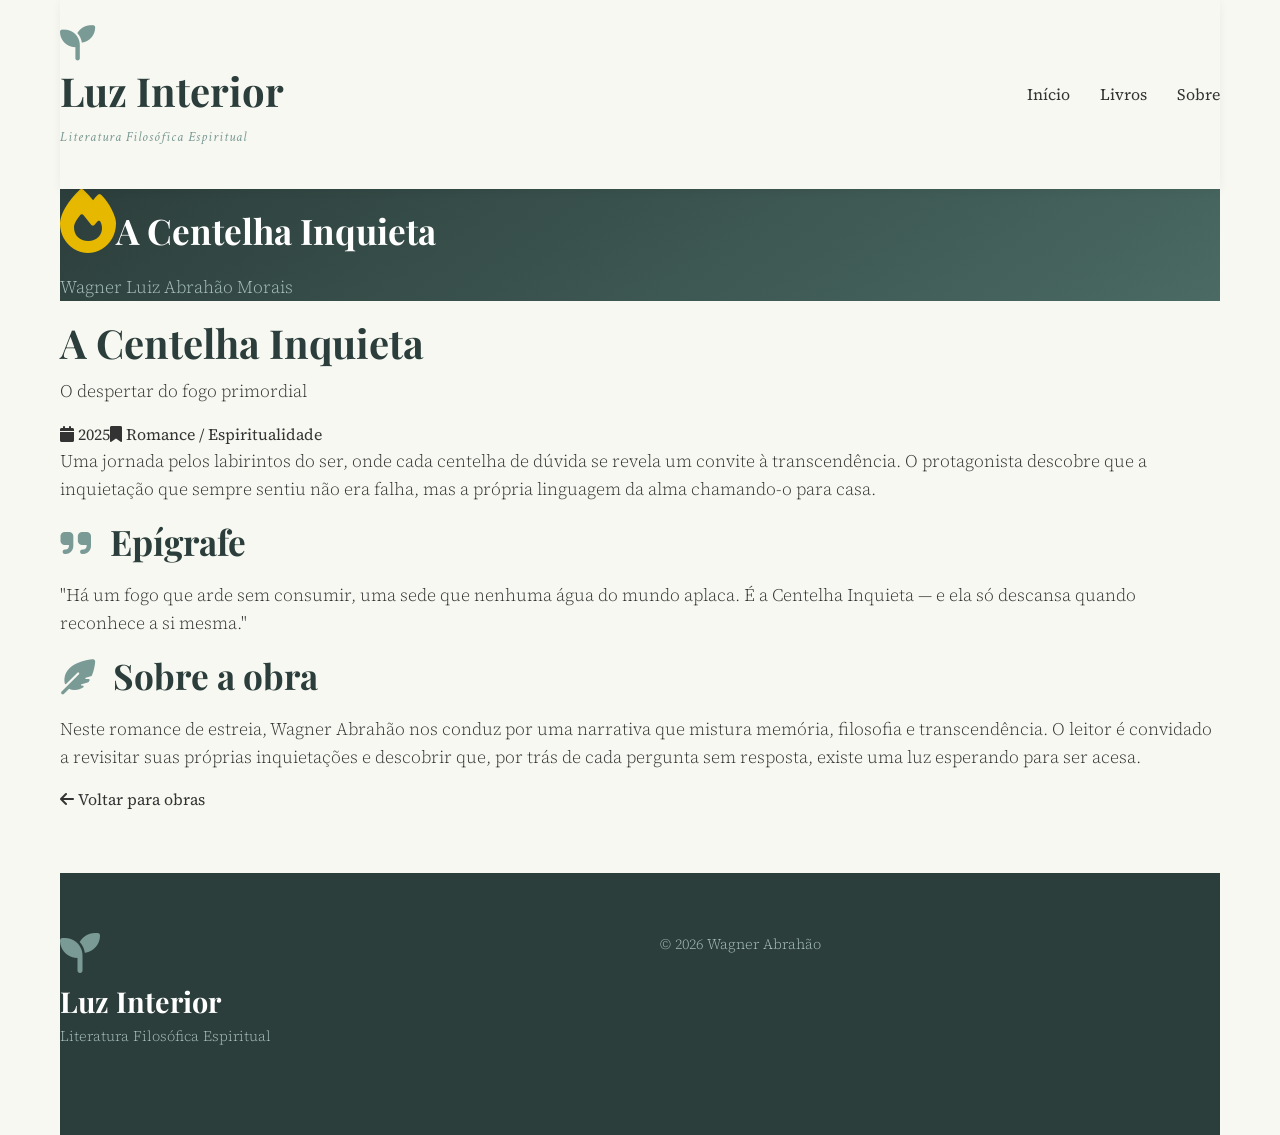
<file: Livros/centelha-inquieta.html>
<!DOCTYPE html>
<html lang="pt-br">
<head><meta charset="UTF-8"><meta name="viewport" content="width=device-width, initial-scale=1.0"><title>A Centelha Inquieta – Wagner Abrahão</title><meta name="description" content="O despertar do fogo primordial que reside no silêncio da alma."><link rel="stylesheet" href="../style.css"><link rel="stylesheet" href="https://cdnjs.cloudflare.com/ajax/libs/font-awesome/6.4.0/css/all.min.css"><link href="https://fonts.googleapis.com/css2?family=Crimson+Text:wght@400;600;700&family=Playfair+Display:wght@400;700;800&family=Source+Serif+Pro:wght@300;400;600&display=swap" rel="stylesheet"></head>
<body>
<div class="container">
<header><div class="logo"><a href="../index.html"><i class="fas fa-seedling"></i></a><h1>Luz Interior</h1><p class="subtitle">Literatura Filosófica Espiritual</p></div><nav><ul><li><a href="../index.html#inicio">Início</a></li><li><a href="../index.html#livros">Livros</a></li><li><a href="../index.html#sobre">Sobre</a></li></ul></nav><div class="mobile-menu"><i class="fas fa-bars" id="menu-toggle"></i></div></header>
<main class="book-page">
<div class="book-header"><div class="book-cover-large" style="background: linear-gradient(145deg, #2c3e3b 0%, #4a6a63 100%);"><i class="fas fa-fire" style="font-size: 4rem; color: #e6b800; margin-bottom: 20px;"></i><h2 style="color:white;">A Centelha Inquieta</h2><p style="color: #a8c0bb;">Wagner Luiz Abrahão Morais</p></div><div class="book-title-section"><h1>A Centelha Inquieta</h1><p class="book-subtitle">O despertar do fogo primordial</p><div class="book-meta"><span><i class="fas fa-calendar"></i> 2025</span><span><i class="fas fa-bookmark"></i> Romance / Espiritualidade</span></div><div class="book-description"><p>Uma jornada pelos labirintos do ser, onde cada centelha de dúvida se revela um convite à transcendência. O protagonista descobre que a inquietação que sempre sentiu não era falha, mas a própria linguagem da alma chamando-o para casa.</p></div></div></div>
<div class="book-section"><h2><i class="fas fa-quote-right"></i> Epígrafe</h2><div class="epigraph"><p>"Há um fogo que arde sem consumir, uma sede que nenhuma água do mundo aplaca. É a Centelha Inquieta — e ela só descansa quando reconhece a si mesma."</p></div></div>
<div class="book-section"><h2><i class="fas fa-feather-alt"></i> Sobre a obra</h2><div class="prefacio"><p>Neste romance de estreia, Wagner Abrahão nos conduz por uma narrativa que mistura memória, filosofia e transcendência. O leitor é convidado a revisitar suas próprias inquietações e descobrir que, por trás de cada pergunta sem resposta, existe uma luz esperando para ser acesa.</p></div></div>
<a href="../index.html#livros" class="back-to-books"><i class="fas fa-arrow-left"></i> Voltar para obras</a>
</main>
<footer><div class="footer-content"><div class="footer-logo"><i class="fas fa-seedling"></i><h3>Luz Interior</h3><p>Literatura Filosófica Espiritual</p></div><div class="footer-social"><p class="copyright">© 2026 Wagner Abrahão</p></div></div></footer>
</div>
<script src="../script.js"></script>
</body>
</html>
</file>
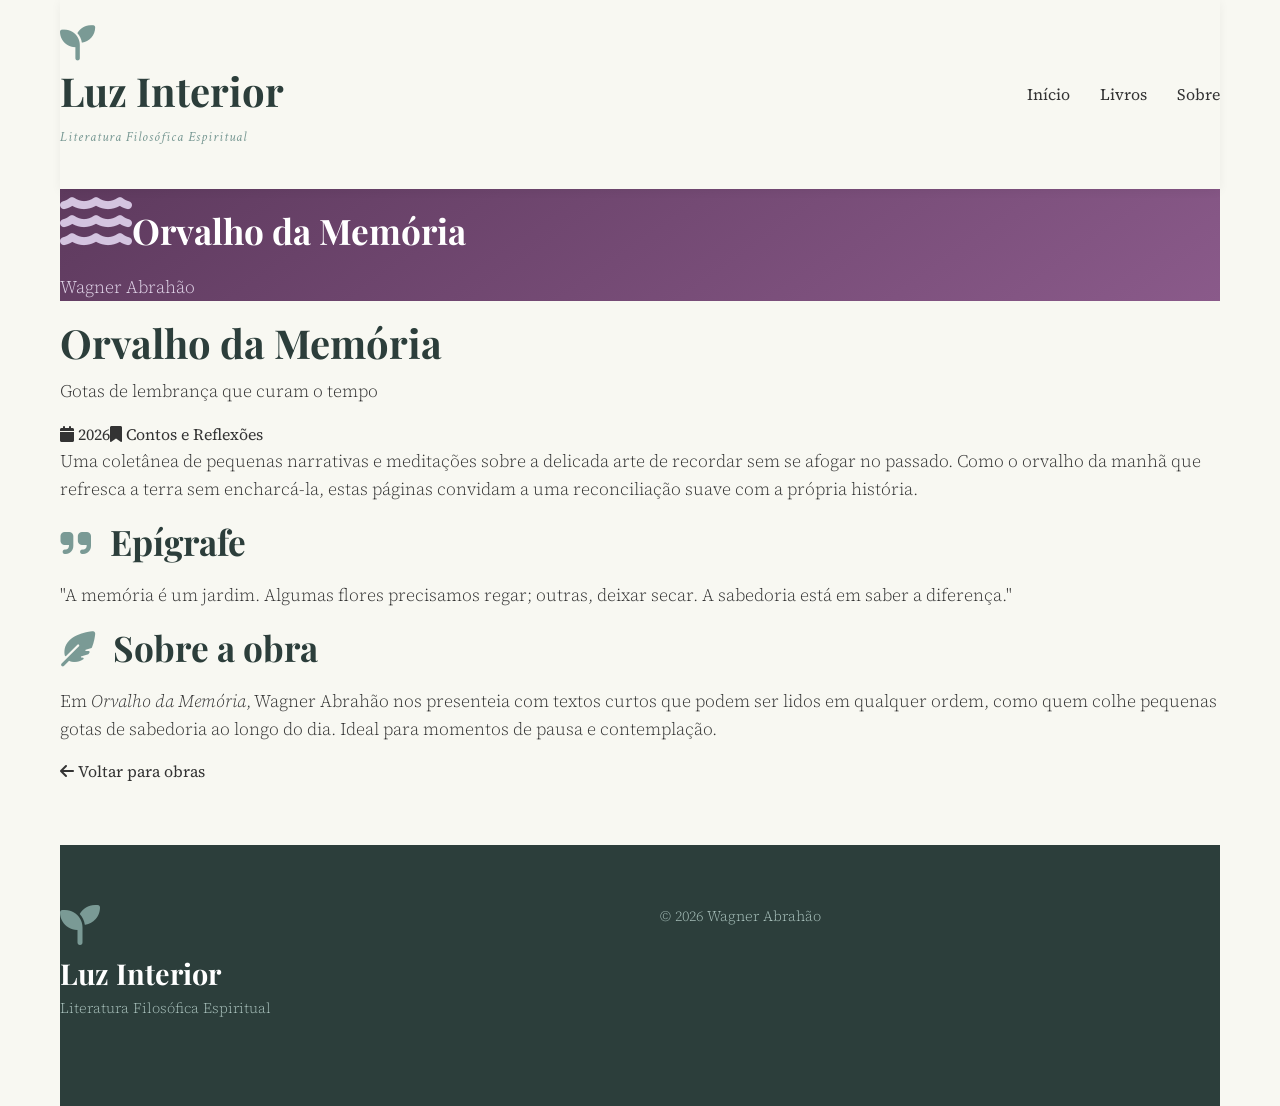
<file: Livros/orvalho-da-memoria.html>
<!DOCTYPE html>
<html lang="pt-br">
<head><meta charset="UTF-8"><meta name="viewport" content="width=device-width, initial-scale=1.0"><title>Orvalho da Memória – Wagner Abrahão</title><meta name="description" content="Gotas de lembrança que curam o tempo."><link rel="stylesheet" href="../style.css"><link rel="stylesheet" href="https://cdnjs.cloudflare.com/ajax/libs/font-awesome/6.4.0/css/all.min.css"><link href="https://fonts.googleapis.com/css2?family=Crimson+Text:wght@400;600;700&family=Playfair+Display:wght@400;700;800&family=Source+Serif+Pro:wght@300;400;600&display=swap" rel="stylesheet"></head>
<body>
<div class="container">
<header><div class="logo"><a href="../index.html"><i class="fas fa-seedling"></i></a><h1>Luz Interior</h1><p class="subtitle">Literatura Filosófica Espiritual</p></div><nav><ul><li><a href="../index.html#inicio">Início</a></li><li><a href="../index.html#livros">Livros</a></li><li><a href="../index.html#sobre">Sobre</a></li></ul></nav><div class="mobile-menu"><i class="fas fa-bars" id="menu-toggle"></i></div></header>
<main class="book-page">
<div class="book-header"><div class="book-cover-large" style="background: linear-gradient(145deg, #5e3a5e 0%, #8a5a8a 100%);"><i class="fas fa-water" style="font-size: 4rem; color: #d4c4e0; margin-bottom: 20px;"></i><h2 style="color:white;">Orvalho da Memória</h2><p style="color: #e0d4e8;">Wagner Abrahão</p></div><div class="book-title-section"><h1>Orvalho da Memória</h1><p class="book-subtitle">Gotas de lembrança que curam o tempo</p><div class="book-meta"><span><i class="fas fa-calendar"></i> 2026</span><span><i class="fas fa-bookmark"></i> Contos e Reflexões</span></div><div class="book-description"><p>Uma coletânea de pequenas narrativas e meditações sobre a delicada arte de recordar sem se afogar no passado. Como o orvalho da manhã que refresca a terra sem encharcá-la, estas páginas convidam a uma reconciliação suave com a própria história.</p></div></div></div>
<div class="book-section"><h2><i class="fas fa-quote-right"></i> Epígrafe</h2><div class="epigraph"><p>"A memória é um jardim. Algumas flores precisamos regar; outras, deixar secar. A sabedoria está em saber a diferença."</p></div></div>
<div class="book-section"><h2><i class="fas fa-feather-alt"></i> Sobre a obra</h2><div class="prefacio"><p>Em <em>Orvalho da Memória</em>, Wagner Abrahão nos presenteia com textos curtos que podem ser lidos em qualquer ordem, como quem colhe pequenas gotas de sabedoria ao longo do dia. Ideal para momentos de pausa e contemplação.</p></div></div>
<a href="../index.html#livros" class="back-to-books"><i class="fas fa-arrow-left"></i> Voltar para obras</a>
</main>
<footer><div class="footer-content"><div class="footer-logo"><i class="fas fa-seedling"></i><h3>Luz Interior</h3><p>Literatura Filosófica Espiritual</p></div><div class="footer-social"><p class="copyright">© 2026 Wagner Abrahão</p></div></div></footer>
</div>
<script src="../script.js"></script>
</body>
</html>
</file>
<file: style.css>
/* ===== RESET E CONFIGURAÇÕES GERAIS ===== */
* { margin: 0; padding: 0; box-sizing: border-box; }
html { scroll-behavior: smooth; }
body { font-family: 'Source Serif Pro', serif; color: #333; background-color: #f8f8f2; line-height: 1.6; overflow-x: hidden; }
.container { max-width: 1200px; margin: 0 auto; padding: 0 20px; }

/* ===== TIPOGRAFIA ===== */
h1, h2, h3, h4 { font-family: 'Playfair Display', serif; font-weight: 700; line-height: 1.3; color: #2c3e3b; }
h1 { font-size: 2.5rem; margin-bottom: 0.5rem; }
h2 { font-size: 2.2rem; margin-bottom: 1rem; position: relative; display: inline-block; }
h2 i { margin-right: 10px; color: #7a9a95; }
h3 { font-size: 1.8rem; margin-bottom: 0.8rem; }
h4 { font-size: 1.3rem; margin-bottom: 0.5rem; }
p { margin-bottom: 1rem; font-size: 1.1rem; font-weight: 300; }
a { text-decoration: none; color: inherit; transition: color 0.3s ease; }

/* ===== HEADER ===== */
header { padding: 25px 0; display: flex; justify-content: space-between; align-items: center; position: sticky; top: 0; background-color: rgba(248, 248, 242, 0.95); z-index: 100; box-shadow: 0 2px 10px rgba(0,0,0,0.05); }
.logo { display: flex; flex-direction: column; align-items: flex-start; }
.logo i { font-size: 2.2rem; color: #7a9a95; margin-bottom: 5px; }
.subtitle { font-family: 'Crimson Text', serif; font-style: italic; color: #7a9a95; font-size: 0.9rem; letter-spacing: 1px; }
nav ul { display: flex; list-style: none; }
nav li { margin-left: 30px; }
.nav-link { font-family: 'Crimson Text', serif; font-weight: 600; font-size: 1.05rem; color: #5a7a75; padding: 8px 5px; position: relative; }
.nav-link:hover { color: #3a5a55; }
.nav-link::after { content: ''; position: absolute; bottom: 0; left: 0; width: 0; height: 2px; background-color: #7a9a95; transition: width 0.3s ease; }
.nav-link:hover::after { width: 100%; }
.nav-link i { margin-right: 8px; font-size: 0.9rem; }
.mobile-menu { display: none; font-size: 1.5rem; color: #5a7a75; cursor: pointer; }

/* ===== SEÇÃO HERO ===== */
.hero { padding: 80px 0 60px; min-height: 85vh; display: flex; flex-direction: column; justify-content: center; position: relative; }
.hero-content { display: flex; align-items: center; justify-content: space-between; flex-wrap: wrap; }
.hero-text { flex: 1; min-width: 300px; padding-right: 40px; }
.hero-subtitle { font-family: 'Crimson Text', serif; font-size: 1.3rem; color: #7a9a95; margin-bottom: 30px; }
.quote { background-color: rgba(122,154,149,0.1); padding: 25px; border-radius: 8px; margin: 30px 0; border-left: 4px solid #7a9a95; }
.quote p { font-family: 'Crimson Text', serif; font-style: italic; font-size: 1.4rem; color: #3a5a55; margin-bottom: 10px; }
.quote-author { font-family: 'Playfair Display', serif; font-weight: 600; color: #7a9a95; font-size: 1rem; }
.cta-button { display: inline-block; background-color: #7a9a95; color: white; padding: 12px 28px; border-radius: 30px; font-family: 'Playfair Display', serif; font-weight: 700; font-size: 1.1rem; letter-spacing: 1px; margin-top: 20px; transition: all 0.3s ease; border: 2px solid #7a9a95; }
.cta-button:hover { background-color: transparent; color: #7a9a95; }
.hero-image { flex: 1; min-width: 300px; display: flex; justify-content: center; align-items: center; }
.floating-icon { width: 200px; height: 200px; background-color: rgba(122,154,149,0.1); border-radius: 50%; display: flex; justify-content: center; align-items: center; animation: float 6s ease-in-out infinite; }
.floating-icon i { font-size: 6rem; color: #7a9a95; }
.scroll-indicator { position: absolute; bottom: 20px; left: 50%; transform: translateX(-50%); font-size: 1.5rem; color: #7a9a95; animation: bounce 2s infinite; }

/* ===== AUTOR NO HERO ===== */
.hero-author { display: flex; flex-direction: column; align-items: center; margin-bottom: 30px; text-align: center; }
.hero-author-name { font-family: 'Playfair Display', serif; font-size: 2.8rem; font-weight: 800; color: #2c3e3b; line-height: 1.2; margin-bottom: 15px; letter-spacing: 2px; text-shadow: 2px 2px 4px rgba(0,0,0,0.05); }
.hero-author-image { width: 140px; height: 140px; border-radius: 50%; object-fit: cover; border: 4px solid #7a9a95; box-shadow: 0 10px 25px rgba(122,154,149,0.3); transition: transform 0.3s ease; display: inline-block; }
.hero-author-image:hover { transform: scale(1.05); }

/* ===== SEÇÕES GERAIS ===== */
.section { padding: 80px 0; }
.section.dark { background-color: #f0f0e8; border-radius: 20px; margin: 40px 0; padding: 70px 40px; }
.section-header { text-align: center; margin-bottom: 50px; }
.section-subtitle { font-family: 'Crimson Text', serif; font-style: italic; color: #7a9a95; font-size: 1.2rem; max-width: 600px; margin: 0 auto; }

/* ===== AFORISMOS ===== */
.content-grid { display: grid; grid-template-columns: repeat(auto-fill, minmax(280px, 1fr)); gap: 30px; }
.card { background-color: white; padding: 30px; border-radius: 10px; box-shadow: 0 5px 15px rgba(0,0,0,0.05); transition: transform 0.3s ease, box-shadow 0.3s ease; display: flex; flex-direction: column; }
.card:hover { transform: translateY(-10px); box-shadow: 0 15px 30px rgba(0,0,0,0.1); }
.card-icon { font-size: 2rem; color: #7a9a95; margin-bottom: 15px; }
.card p { font-family: 'Crimson Text', serif; font-style: italic; font-size: 1.2rem; color: #3a5a55; flex-grow: 1; margin-bottom: 20px; }
.author { font-family: 'Playfair Display', serif; font-weight: 600; color: #7a9a95; font-size: 0.9rem; text-align: right; }

/* ===== POEMAS ===== */
.poem-container { display: grid; grid-template-columns: repeat(auto-fill, minmax(300px, 1fr)); gap: 30px; }
.poem { background-color: white; border-radius: 10px; overflow: hidden; box-shadow: 0 5px 15px rgba(0,0,0,0.05); transition: transform 0.3s ease; }
.poem:hover { transform: translateY(-5px); }
.poem-header { background-color: #7a9a95; color: white; padding: 20px; }
.poem-header h3 { color: white; font-size: 1.5rem; margin-bottom: 5px; }
.poem-date { font-family: 'Crimson Text', serif; font-style: italic; font-size: 0.9rem; opacity: 0.9; }
.poem-content { padding: 25px; font-family: 'Crimson Text', serif; font-size: 1.1rem; line-height: 1.8; }
.poem-footer { padding: 15px 25px; background-color: rgba(122,154,149,0.1); font-size: 0.9rem; color: #5a7a75; }

/* ===== TEXTOS FILOSÓFICOS ===== */
.text-container { max-width: 900px; margin: 0 auto; }
.philosophical-text { background-color: white; padding: 40px; border-radius: 10px; box-shadow: 0 5px 15px rgba(0,0,0,0.05); margin-bottom: 40px; }
.text-meta { display: flex; justify-content: space-between; margin-bottom: 25px; font-size: 0.9rem; color: #7a9a95; flex-wrap: wrap; }
.text-meta span { margin-right: 20px; margin-bottom: 10px; }
.text-meta i { margin-right: 5px; }
.text-content { font-size: 1.1rem; line-height: 1.7; }
.text-content p { margin-bottom: 20px; }
blockquote { border-left: 4px solid #7a9a95; padding-left: 20px; margin: 25px 0; font-family: 'Crimson Text', serif; font-style: italic; font-size: 1.3rem; color: #3a5a55; }

/* ===== MEDITAÇÕES ===== */
.meditation-container { display: grid; grid-template-columns: repeat(auto-fill, minmax(350px, 1fr)); gap: 30px; }
.meditation { background-color: white; border-radius: 10px; overflow: hidden; box-shadow: 0 5px 15px rgba(0,0,0,0.05); }
.meditation-header { background-color: #7a9a95; color: white; padding: 20px; display: flex; justify-content: space-between; align-items: center; }
.meditation-header h3 { color: white; margin-bottom: 0; }
.meditation-time { font-family: 'Crimson Text', serif; font-style: italic; font-size: 0.9rem; opacity: 0.9; }
.meditation-content { padding: 30px; font-size: 1.05rem; line-height: 1.7; }
.meditation-content p { margin-bottom: 15px; }
.meditation-content strong { color: #3a5a55; font-weight: 600; }

/* ===== SEÇÃO LIVROS (SEM LINKS) ===== */
.books-grid { display: grid; grid-template-columns: repeat(auto-fit, minmax(240px, 1fr)); gap: 30px; margin-top: 40px; }
.book-card { background: white; border-radius: 12px; overflow: hidden; box-shadow: 0 10px 25px rgba(0,0,0,0.05); transition: all 0.3s ease; display: flex; flex-direction: column; }
.book-card:hover { transform: translateY(-8px); box-shadow: 0 20px 35px rgba(122,154,149,0.15); }
.book-cover { padding: 35px 20px; text-align: center; color: white; display: flex; flex-direction: column; align-items: center; justify-content: center; min-height: 200px; }
.book-cover h3 { color: white; margin-top: 20px; font-size: 1.4rem; font-weight: 600; letter-spacing: 0.5px; }
.book-info { padding: 25px 20px; background: white; flex-grow: 1; display: flex; flex-direction: column; }
.book-info p { font-size: 1rem; line-height: 1.6; color: #3a5a55; margin-bottom: 0; }

/* ===== SOBRE ===== */
.about-container { display: grid; grid-template-columns: repeat(auto-fit, minmax(300px, 1fr)); gap: 40px; align-items: start; }
.about-content p { margin-bottom: 25px; font-size: 1.1rem; }
.principles { display: grid; grid-template-columns: repeat(auto-fit, minmax(180px, 1fr)); gap: 25px; margin-top: 30px; }
.principle { text-align: center; padding: 20px; background-color: rgba(122,154,149,0.1); border-radius: 10px; }
.principle i { font-size: 2rem; color: #7a9a95; margin-bottom: 15px; }
.contact-box { background-color: white; padding: 30px; border-radius: 10px; box-shadow: 0 5px 15px rgba(0,0,0,0.05); }
.contact-box h3 { margin-bottom: 15px; }
.contact-box > p { margin-bottom: 25px; color: #5a7a75; }
.contact-info { margin-bottom: 30px; padding-bottom: 25px; border-bottom: 1px solid #eee; }
.email-link { display: flex; align-items: center; margin-bottom: 10px; color: #7a9a95; font-weight: 600; font-size: 1.1rem; }
.email-link:hover { color: #3a5a55; }
.email-link i { margin-right: 10px; font-size: 1.2rem; }
.contact-note { font-size: 0.9rem; color: #7a9a95; font-style: italic; }
.newsletter h3 { margin-bottom: 10px; }
.newsletter p { margin-bottom: 20px; color: #5a7a75; }
#newsletter-form { display: flex; flex-wrap: wrap; }
#newsletter-form input { flex-grow: 1; padding: 12px 15px; border: 1px solid #ddd; border-radius: 30px 0 0 30px; font-family: 'Source Serif Pro', serif; font-size: 1rem; min-width: 200px; }
#newsletter-form button { padding: 12px 25px; background-color: #7a9a95; color: white; border: none; border-radius: 0 30px 30px 0; font-family: 'Playfair Display', serif; font-weight: 700; cursor: pointer; transition: background-color 0.3s ease; }
#newsletter-form button:hover { background-color: #3a5a55; }

/* ===== BOTÃO VOLTAR AO TOPO ===== */
.back-to-top { position: fixed; bottom: 30px; right: 30px; width: 50px; height: 50px; border-radius: 50%; background-color: #7a9a95; color: white; border: none; font-size: 1.2rem; cursor: pointer; box-shadow: 0 3px 10px rgba(0,0,0,0.2); opacity: 0; visibility: hidden; transition: all 0.3s ease; z-index: 99; display: flex; align-items: center; justify-content: center; }
.back-to-top.show { opacity: 1; visibility: visible; }
.back-to-top:hover { background-color: #3a5a55; transform: translateY(-3px); }

/* ===== FOOTER ===== */
footer { background-color: #2c3e3b; color: #d4e0dd; padding: 60px 0 30px; margin-top: 60px; }
.footer-content { display: grid; grid-template-columns: repeat(auto-fit, minmax(250px, 1fr)); gap: 40px; margin-bottom: 40px; }
.footer-logo i { font-size: 2.5rem; color: #7a9a95; margin-bottom: 10px; }
.footer-logo h3 { color: white; margin-bottom: 5px; }
.footer-logo p { color: #a8c0bb; font-size: 0.9rem; }
.footer-links h3, .footer-social h3 { color: white; margin-bottom: 20px; font-size: 1.2rem; }
.footer-links ul { list-style: none; }
.footer-links li { margin-bottom: 10px; }
.footer-links a { color: #a8c0bb; transition: color 0.3s ease; }
.footer-links a:hover { color: white; }
.social-icons { display: flex; gap: 15px; margin-bottom: 20px; }
.social-icons a { display: inline-flex; align-items: center; justify-content: center; width: 40px; height: 40px; background-color: rgba(255,255,255,0.1); border-radius: 50%; color: white; font-size: 1.2rem; transition: all 0.3s ease; }
.social-icons a:hover { background-color: #7a9a95; transform: translateY(-3px); }
.copyright, .disclaimer { font-size: 0.9rem; color: #a8c0bb; margin-bottom: 5px; }
.footer-bottom { text-align: center; padding-top: 30px; border-top: 1px solid rgba(255,255,255,0.1); color: #a8c0bb; font-size: 0.9rem; }
.footer-bottom i { color: #e74c3c; margin: 0 5px; }

/* ===== ANIMAÇÕES ===== */
@keyframes float { 0% { transform: translateY(0px); } 50% { transform: translateY(-20px); } 100% { transform: translateY(0px); } }
@keyframes bounce { 0%, 20%, 50%, 80%, 100% { transform: translateY(0) translateX(-50%); } 40% { transform: translateY(-10px) translateX(-50%); } 60% { transform: translateY(-5px) translateX(-50%); } }

/* ===== RESPONSIVIDADE ===== */
@media (max-width: 992px) {
    h1 { font-size: 2.2rem; } h2 { font-size: 2rem; }
    .hero-content { flex-direction: column; }
    .hero-text { padding-right: 0; margin-bottom: 50px; }
    .hero-subtitle { font-size: 1.2rem; }
    .quote p { font-size: 1.3rem; }
}
@media (max-width: 768px) {
    header { flex-wrap: wrap; }
    nav { display: none; width: 100%; order: 3; margin-top: 20px; }
    nav.active { display: block; }
    nav ul { flex-direction: column; }
    nav li { margin: 0 0 15px 0; }
    .mobile-menu { display: block; }
    .section { padding: 60px 0; }
    .section.dark { padding: 50px 20px; }
    .text-meta { flex-direction: column; }
    .text-meta span { margin-bottom: 10px; }
    .hero-author-name { font-size: 2.2rem; }
    .hero-author-image { width: 120px; height: 120px; }
}
@media (max-width: 576px) {
    h1 { font-size: 1.8rem; } h2 { font-size: 1.6rem; }
    .hero { padding: 60px 0 40px; }
    .floating-icon { width: 150px; height: 150px; }
    .floating-icon i { font-size: 4rem; }
    .philosophical-text { padding: 25px; }
    .meditation-container, .poem-container { grid-template-columns: 1fr; }
    #newsletter-form input { border-radius: 30px; margin-bottom: 10px; }
    #newsletter-form button { border-radius: 30px; width: 100%; }
    .hero-author-name { font-size: 1.8rem; }
    .hero-author-image { width: 100px; height: 100px; }
    .books-grid { grid-template-columns: 1fr; }
}
</file>
